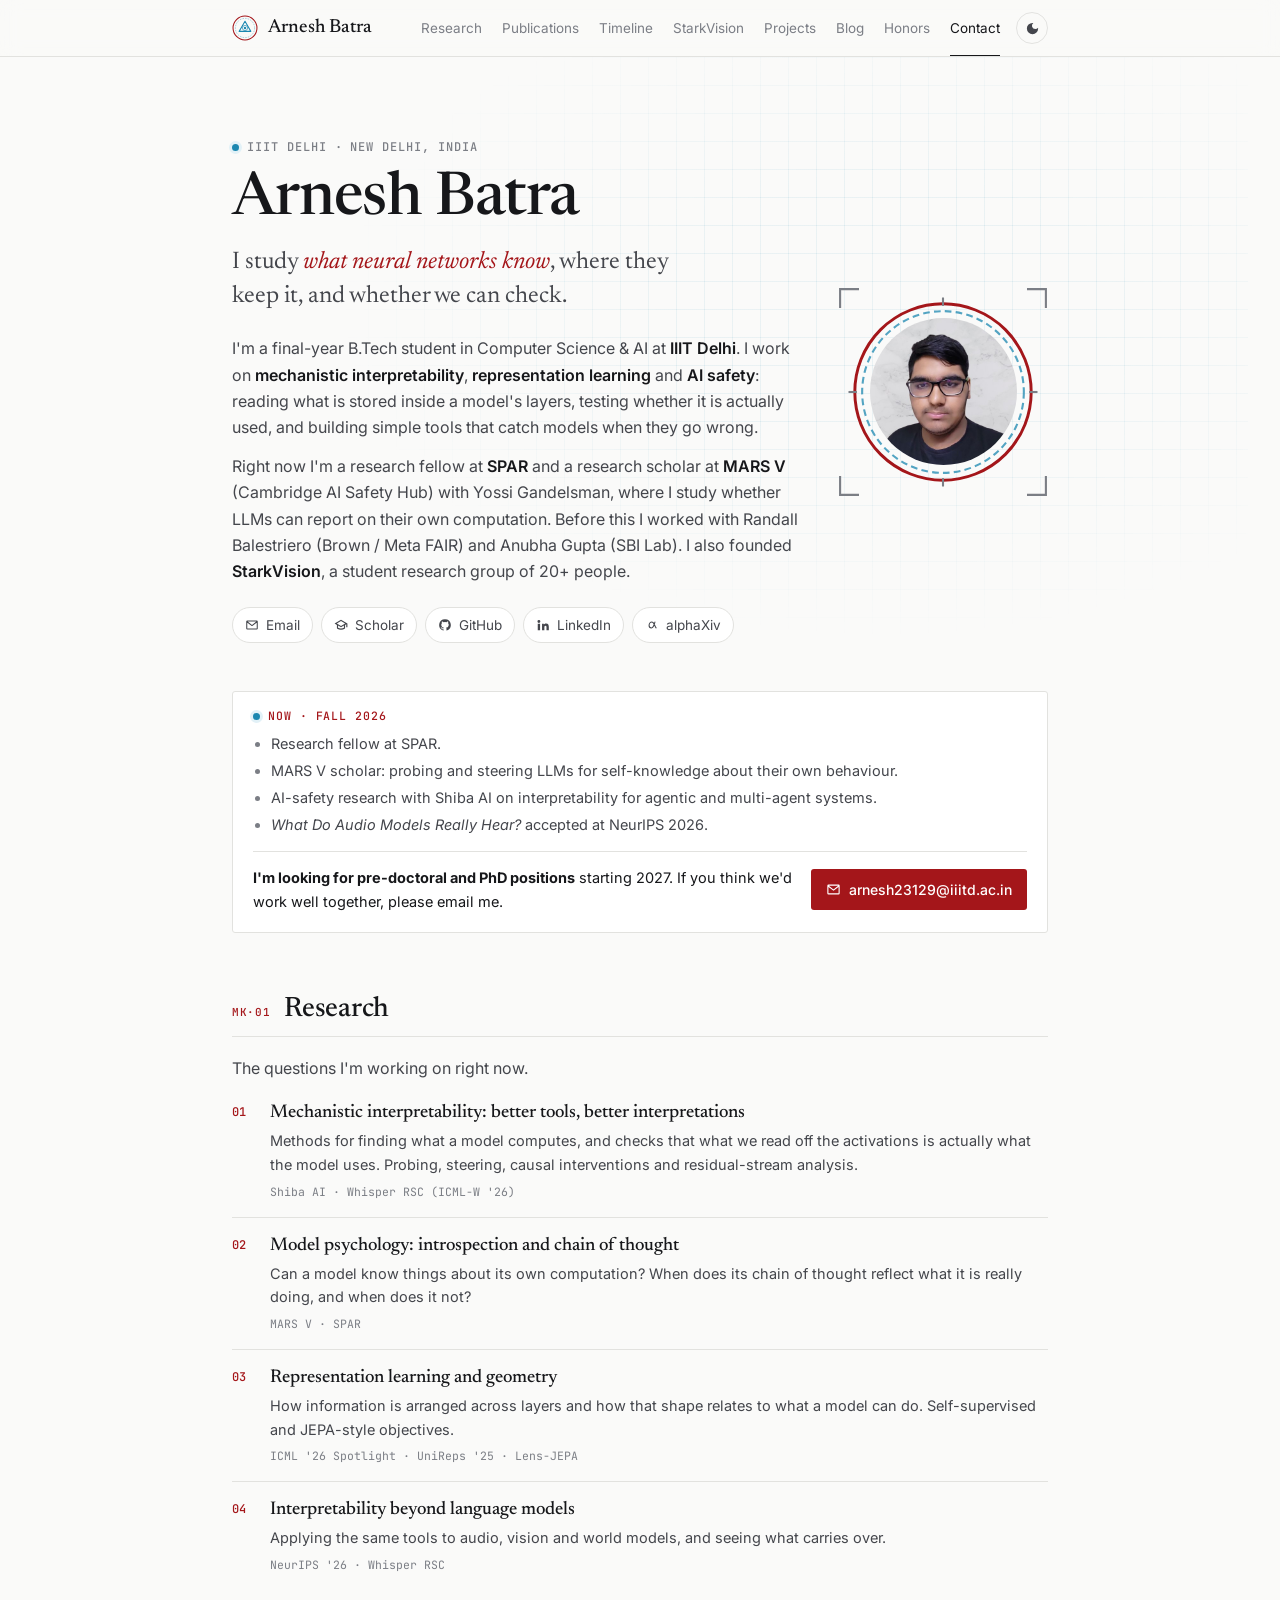
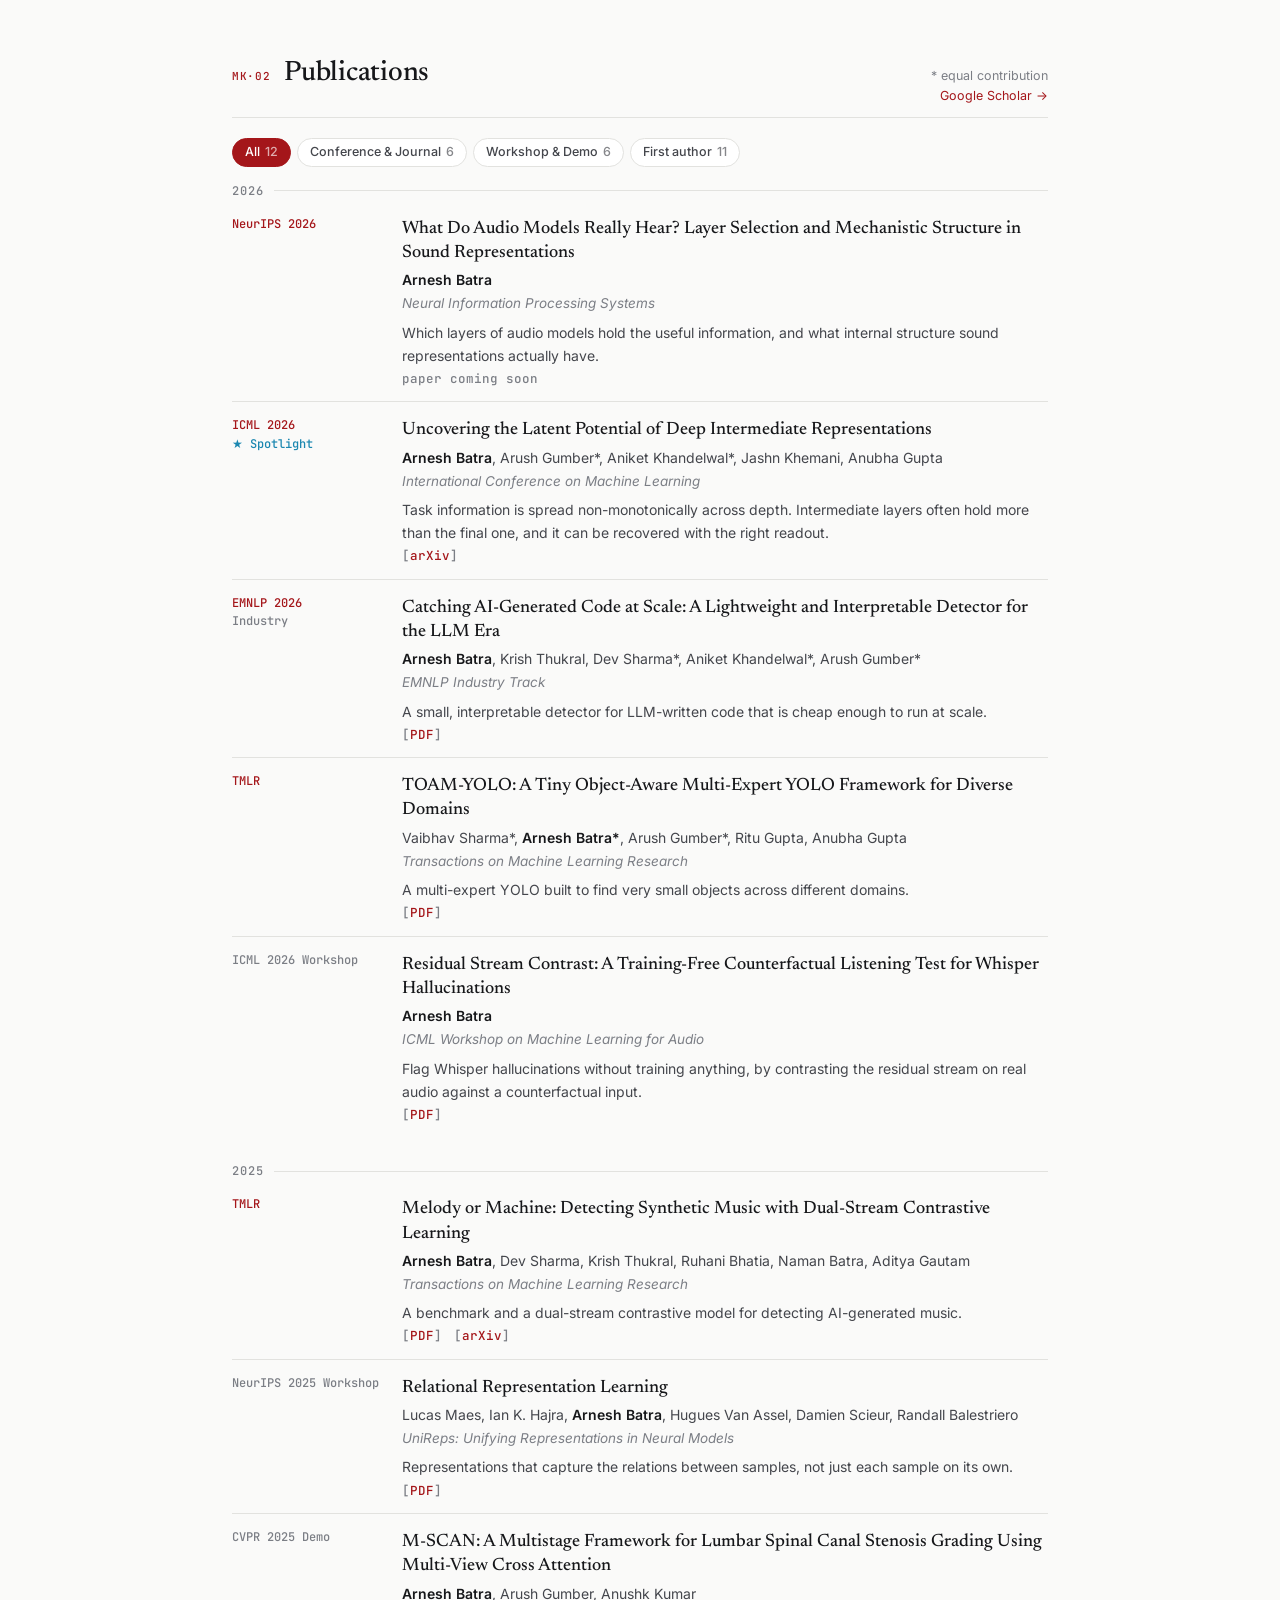
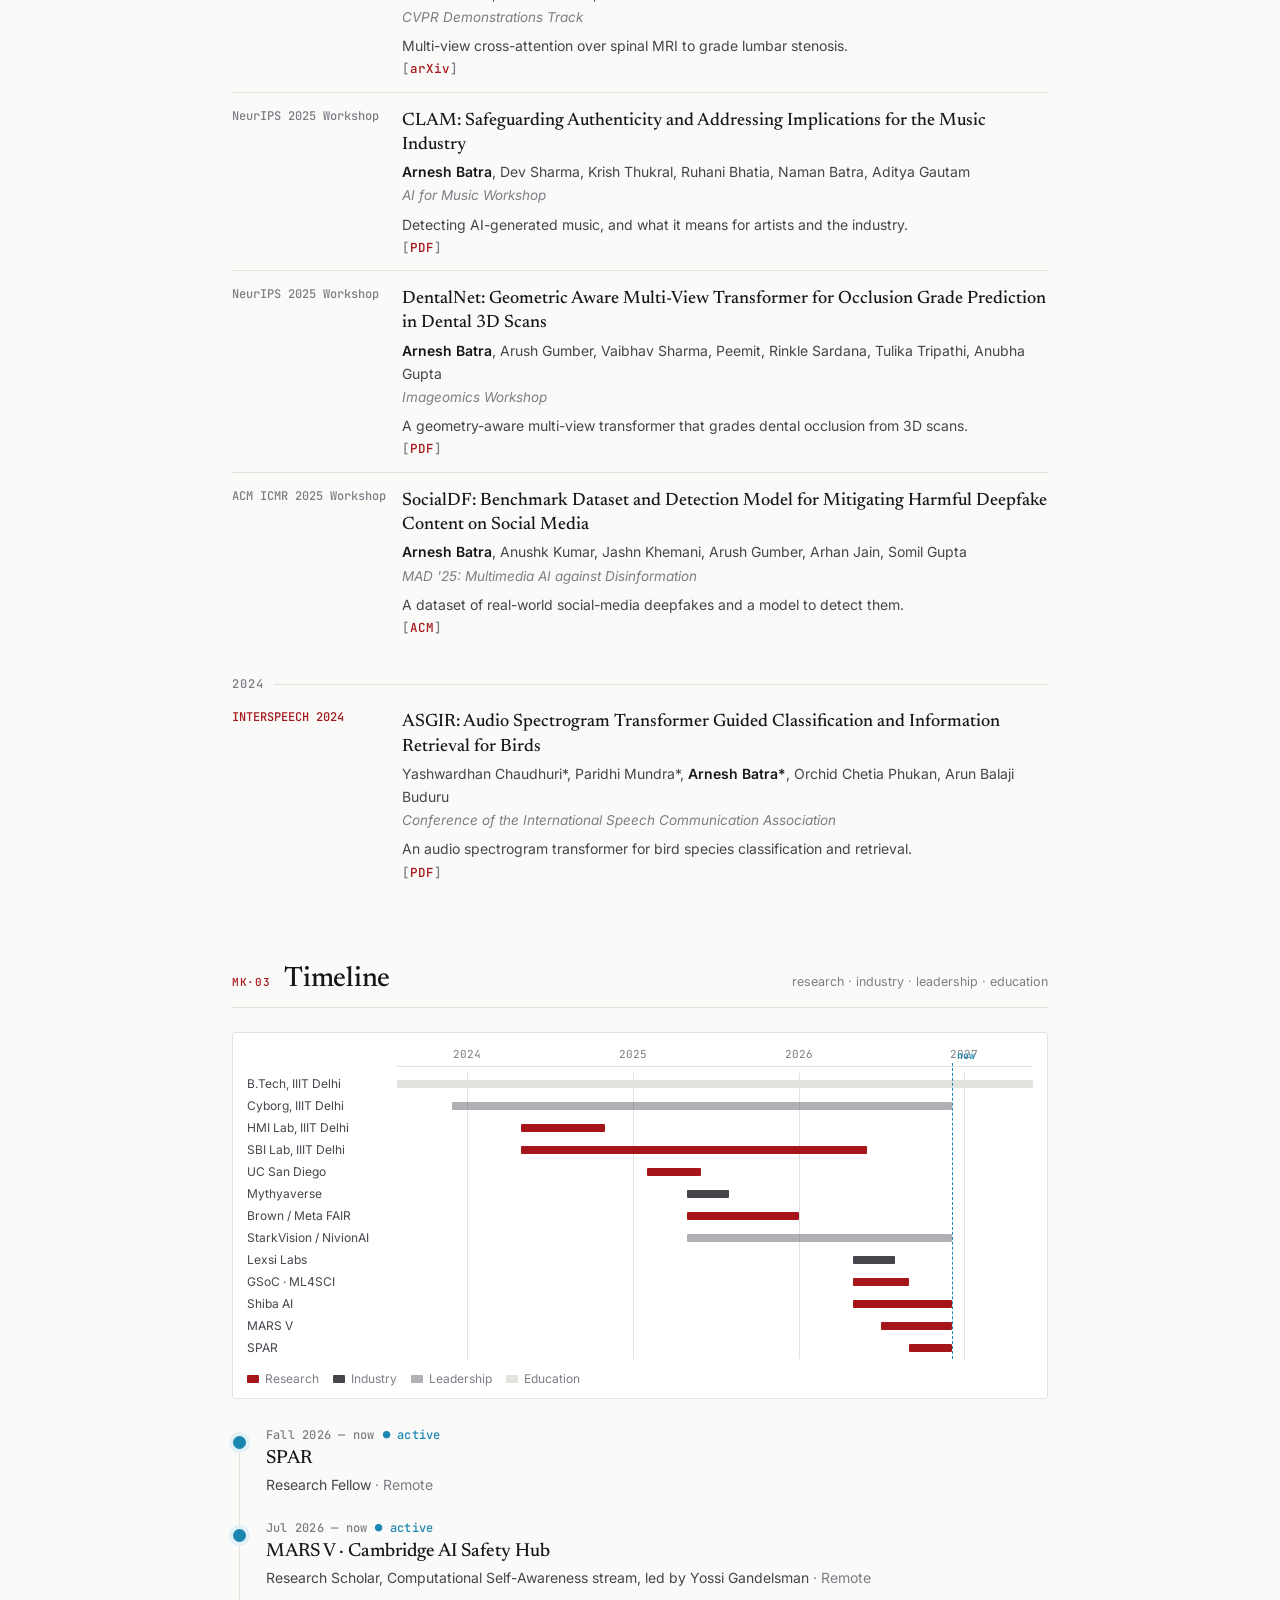
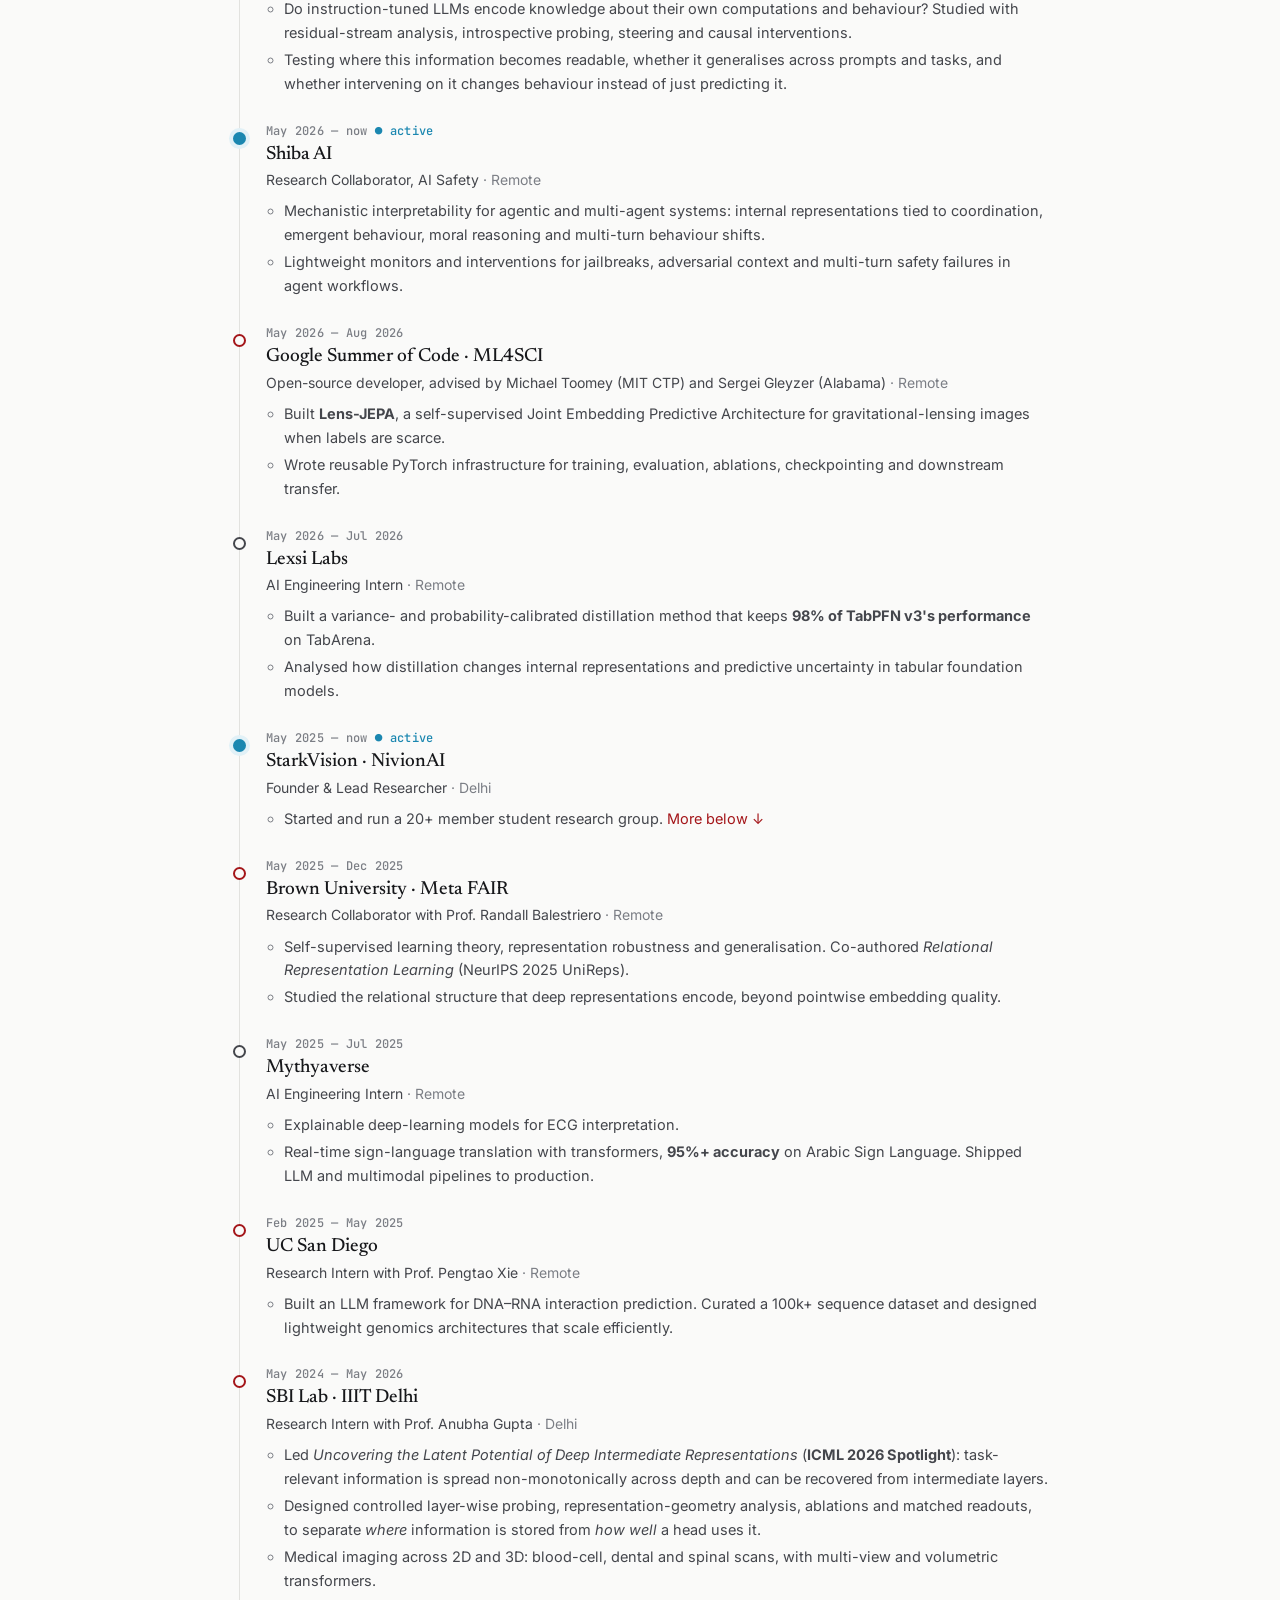
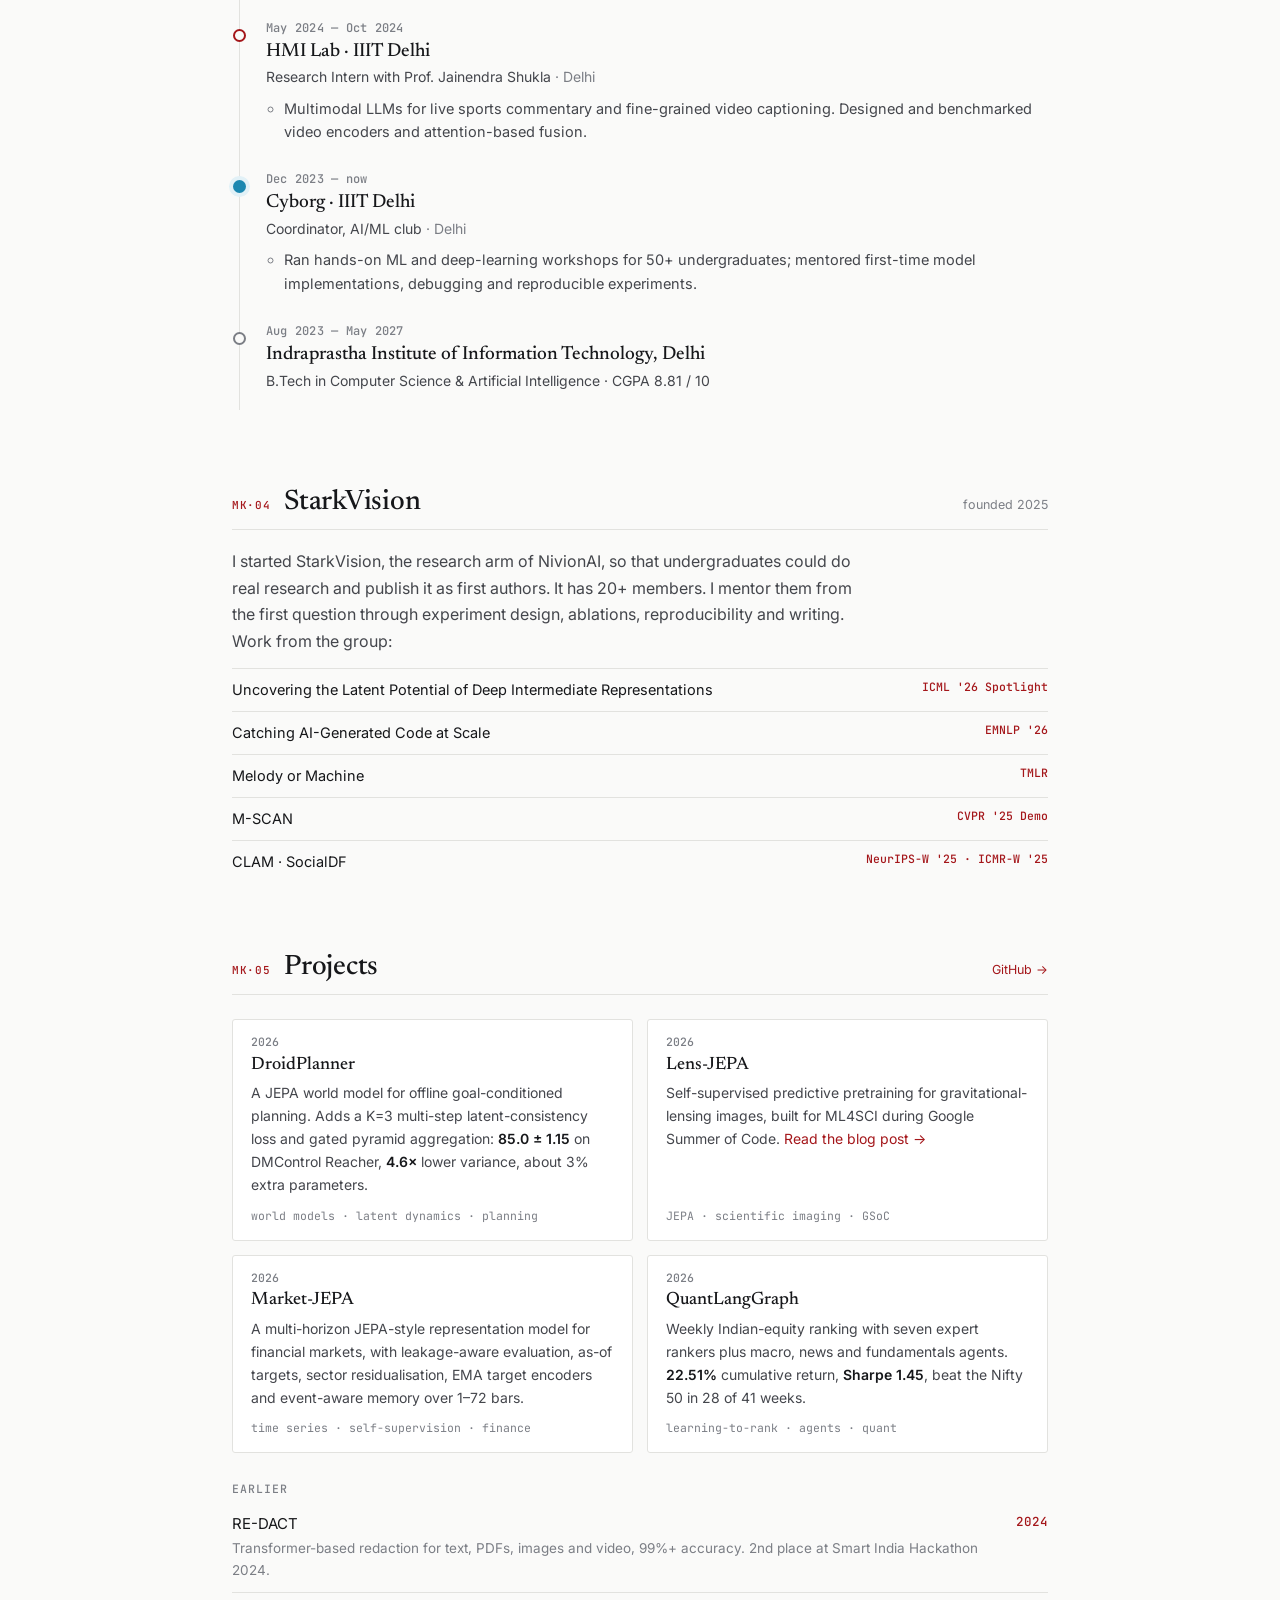
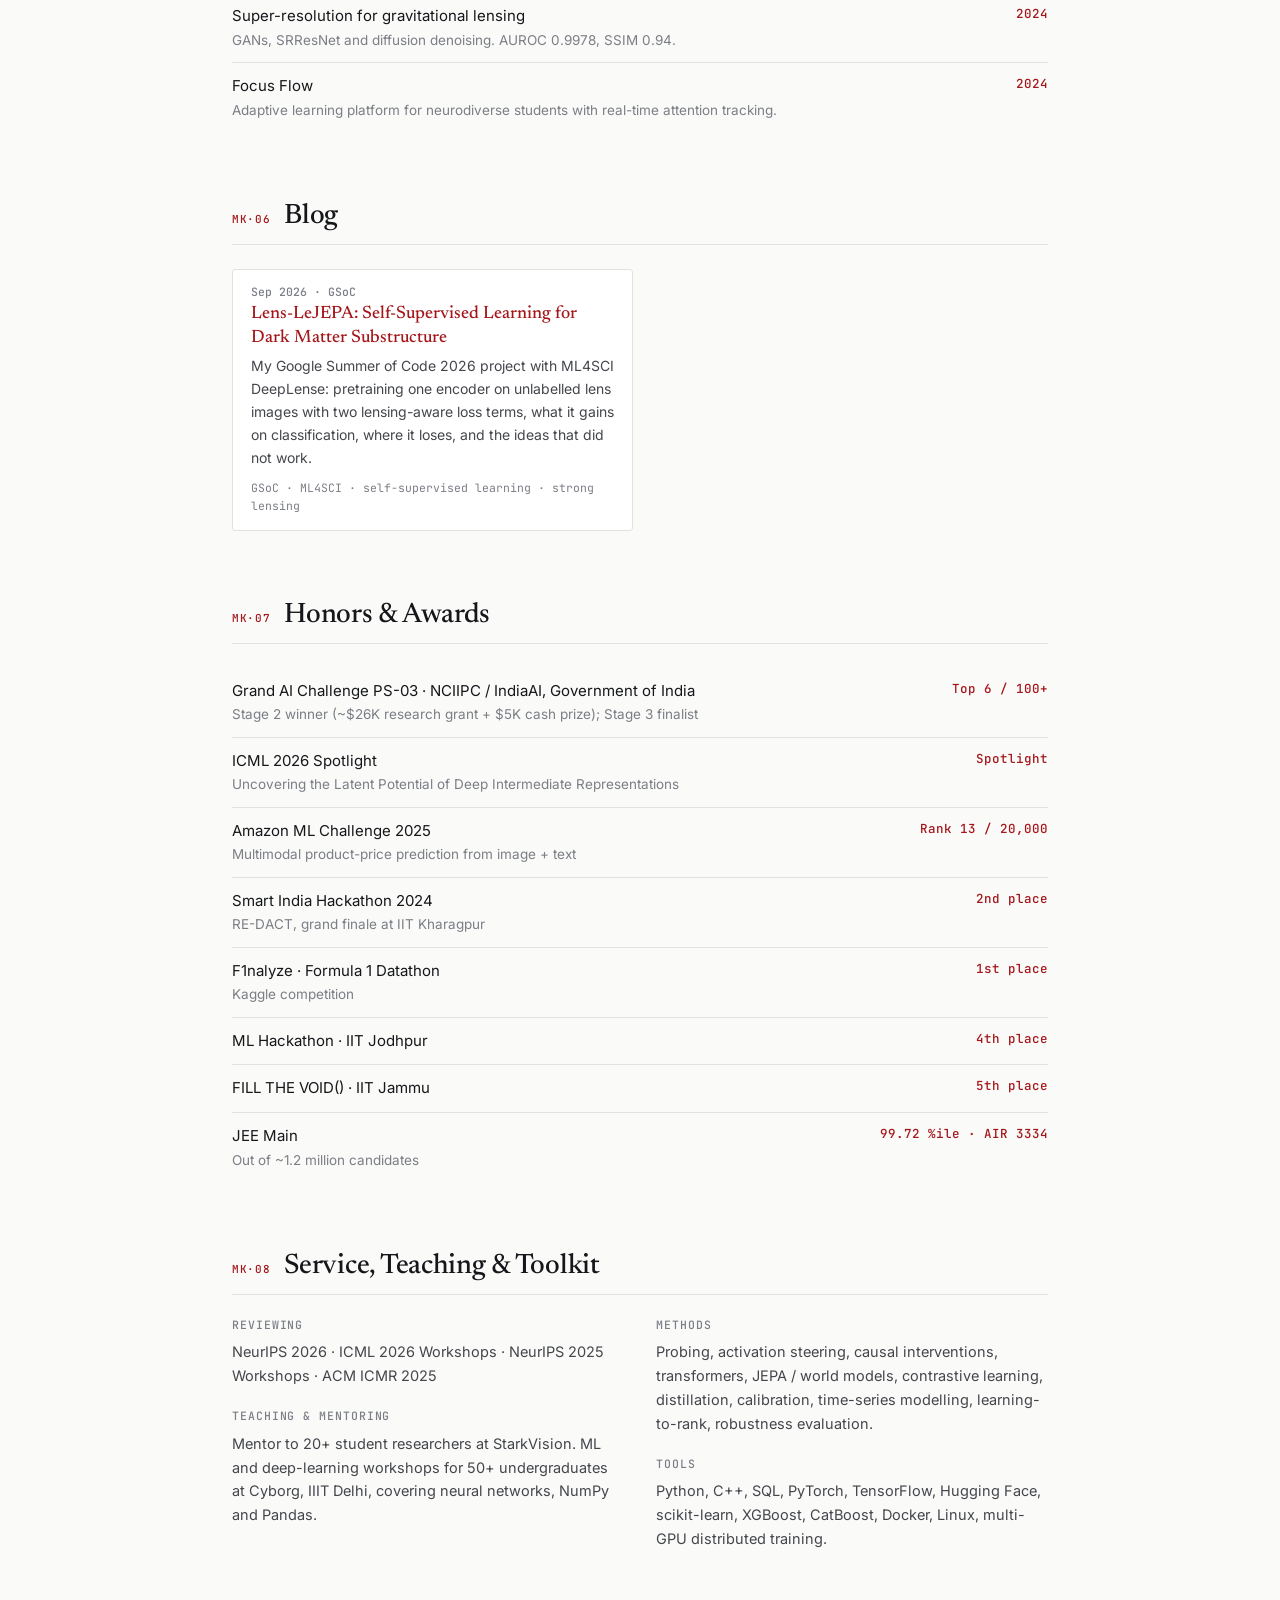
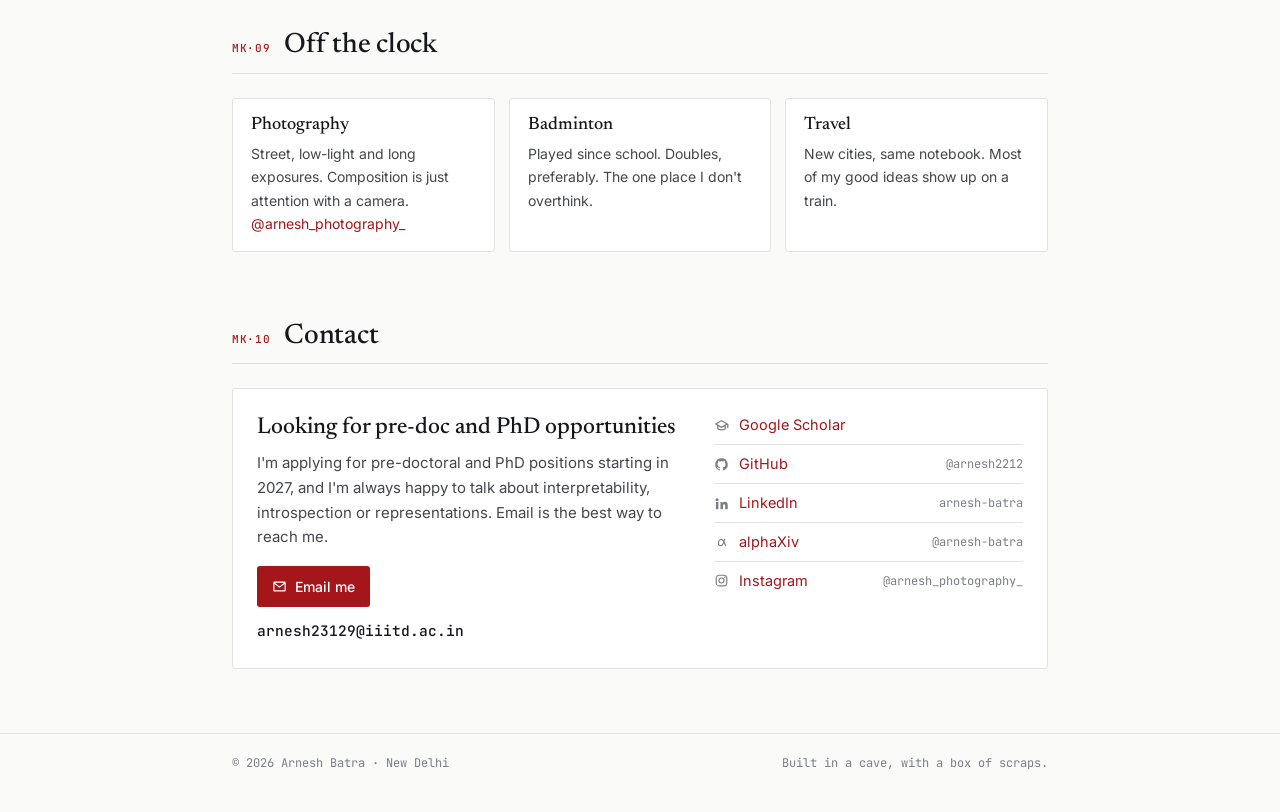
<file: index.html>
<!doctype html>
<html lang="en">
<head>
<meta charset="utf-8">
<meta name="viewport" content="width=device-width, initial-scale=1">
<title>Arnesh Batra</title>
<meta name="description" content="Arnesh Batra — undergraduate researcher at IIIT Delhi working on mechanistic interpretability, representation learning and AI safety. Publications at ICML (Spotlight), NeurIPS, EMNLP, TMLR, CVPR and INTERSPEECH.">
<meta name="author" content="Arnesh Batra">
<meta property="og:title" content="Arnesh Batra">
<meta property="og:description" content="Mechanistic interpretability, representation learning and AI safety. IIIT Delhi · SPAR · MARS V · StarkVision.">
<meta property="og:url" content="https://arnesh.me/">
<meta property="og:type" content="website">
<link rel="canonical" href="https://arnesh.me/">
<link rel="icon" href="data:image/svg+xml,%3Csvg xmlns='http://www.w3.org/2000/svg' viewBox='0 0 64 64'%3E%3Ccircle cx='32' cy='32' r='30' fill='%23a31d24'/%3E%3Ccircle cx='32' cy='32' r='22' fill='none' stroke='%237fdcff' stroke-width='3'/%3E%3Cpath d='M32 17 L45 40 L19 40 Z' fill='none' stroke='%23bfefff' stroke-width='3.5' stroke-linejoin='round'/%3E%3Ccircle cx='32' cy='32' r='5' fill='%23bfefff'/%3E%3C/svg%3E">
<link rel="preconnect" href="https://fonts.googleapis.com">
<link rel="preconnect" href="https://fonts.gstatic.com" crossorigin>
<link href="https://fonts.googleapis.com/css2?family=Newsreader:ital,opsz,wght@0,6..72,400;0,6..72,500;0,6..72,600;1,6..72,400&family=Inter:wght@400;500;600&family=JetBrains+Mono:wght@400;500&display=swap" rel="stylesheet">
<script type="application/ld+json">
{
  "@context": "https://schema.org",
  "@type": "Person",
  "name": "Arnesh Batra",
  "url": "https://arnesh.me/",
  "email": "mailto:arnesh23129@iiitd.ac.in",
  "affiliation": {"@type": "CollegeOrUniversity", "name": "Indraprastha Institute of Information Technology, Delhi"},
  "knowsAbout": ["Mechanistic Interpretability", "Representation Learning", "Self-Supervised Learning", "AI Safety", "Foundation Models"],
  "sameAs": [
    "https://scholar.google.com/citations?user=bngVIAEAAAAJ",
    "https://github.com/arnesh2212",
    "https://www.linkedin.com/in/arnesh-batra-9684a4211/",
    "https://www.alphaxiv.org/@arnesh-batra",
    "https://www.instagram.com/arnesh_photography_/"
  ]
}
</script>
<script>
  // Apply saved theme before paint.
  try { var t = localStorage.getItem('theme'); if (t) document.documentElement.setAttribute('data-theme', t); } catch (e) {}
</script>
<style>
:root {
  --bg: #fafaf9;
  --bg-2: #f1f1ef;
  --card: #ffffff;
  --ink: #16171a;
  --ink-2: #44464c;
  --ink-3: #7b7e85;
  --rule: #e2e2df;
  --red: #a4161a;
  --red-2: #7d1013;
  --red-soft: #f7e6e6;
  --arc: #1b87b0;
  --arc-soft: #e2f1f7;
  --link: #a4161a;
  --grid: rgba(27,135,176,.07);
  --glow: 0 0 0 transparent;
  --serif: "Newsreader", "Iowan Old Style", Georgia, serif;
  --sans: "Inter", system-ui, -apple-system, "Segoe UI", sans-serif;
  --mono: "JetBrains Mono", ui-monospace, "SF Mono", Menlo, monospace;
  color-scheme: light;
}
@media (prefers-color-scheme: dark) {
  :root:not([data-theme="light"]) {
    --bg: #0a0e14; --bg-2: #111822; --card: #0e141c;
    --ink: #e9eaec; --ink-2: #b1b5bc; --ink-3: #7a828e; --rule: #1f2833;
    --red: #e5484d; --red-2: #ff6b6f; --red-soft: #2a1215;
    --arc: #7fdcff; --arc-soft: #0d2430; --link: #ff7a7e;
    --grid: rgba(127,220,255,.06);
    --glow: 0 0 14px rgba(127,220,255,.45);
    color-scheme: dark;
  }
}
:root[data-theme="dark"] {
  --bg: #0a0e14; --bg-2: #111822; --card: #0e141c;
  --ink: #e9eaec; --ink-2: #b1b5bc; --ink-3: #7a828e; --rule: #1f2833;
  --red: #e5484d; --red-2: #ff6b6f; --red-soft: #2a1215;
  --arc: #7fdcff; --arc-soft: #0d2430; --link: #ff7a7e;
  --grid: rgba(127,220,255,.06);
  --glow: 0 0 14px rgba(127,220,255,.45);
  color-scheme: dark;
}

* { box-sizing: border-box; }
html { scroll-behavior: smooth; scroll-padding-top: 72px; -webkit-text-size-adjust: 100%; }
body { margin: 0; background: var(--bg); color: var(--ink); font: 16px/1.65 var(--sans); -webkit-font-smoothing: antialiased; overflow-x: hidden; }
a { color: var(--link); text-decoration: none; }
a:hover { text-decoration: underline; text-underline-offset: 3px; }
::selection { background: var(--red-soft); color: var(--ink); }
.wrap { max-width: 880px; margin: 0 auto; padding: 0 16px; }
@media (min-width: 640px) { .wrap { padding: 0 32px; } }

/* ---------- top bar ---------- */
.bar { position: sticky; top: 0; z-index: 20; background: color-mix(in srgb, var(--bg) 86%, transparent); backdrop-filter: saturate(1.4) blur(10px); -webkit-backdrop-filter: saturate(1.4) blur(10px); border-bottom: 1px solid var(--rule); }
.bar .wrap { display: flex; align-items: center; gap: 16px; height: 56px; }
.brand { display: flex; align-items: center; gap: 10px; color: var(--ink); font-family: var(--serif); font-size: 19px; font-weight: 500; white-space: nowrap; }
.brand:hover { text-decoration: none; }
.brand svg { width: 26px; height: 26px; flex: none; }
.nav { display: flex; gap: 20px; margin-left: auto; font-size: 13.5px; }
.nav a { color: var(--ink-3); white-space: nowrap; padding: 17px 0; }
.nav a:hover, .nav a.on { color: var(--ink); text-decoration: none; }
.nav a.on { box-shadow: inset 0 -1px 0 var(--ink); }
.theme-btn { flex: none; width: 32px; height: 32px; border-radius: 50%; border: 1px solid var(--rule); background: transparent; color: var(--ink-2); cursor: pointer; display: grid; place-items: center; }
.theme-btn:hover { color: var(--red); border-color: var(--red); }
.theme-btn svg { width: 15px; height: 15px; }
@media (max-width: 760px) { .nav { display: none; } .theme-btn { margin-left: auto; } }

/* ---------- reactor logo ---------- */
.reactor .ring-outer { stroke: var(--red); }
.reactor .ring-arc { stroke: var(--arc); opacity: .7; }
.reactor .tri, .reactor .core { stroke: var(--arc); fill: none; }
.reactor .core-dot { fill: var(--arc); }
.reactor .spin { transform-origin: 50px 50px; animation: spin 40s linear infinite; }
@keyframes spin { to { transform: rotate(360deg); } }
@keyframes pulse { 50% { opacity: .45; } }

/* ---------- hero ---------- */
.hero-bg { position: relative; }
.hero-bg::before {
  content: ""; position: absolute; inset: 0 -200px; z-index: -1; pointer-events: none;
  background-image: linear-gradient(var(--grid) 1px, transparent 1px), linear-gradient(90deg, var(--grid) 1px, transparent 1px);
  background-size: 28px 28px;
  -webkit-mask-image: radial-gradient(ellipse 60% 70% at 70% 40%, #000 30%, transparent 75%);
          mask-image: radial-gradient(ellipse 60% 70% at 70% 40%, #000 30%, transparent 75%);
}
.hero { padding: 56px 0 36px; display: grid; grid-template-columns: 1fr; gap: 28px; align-items: center; }
@media (min-width: 760px) { .hero { grid-template-columns: 1fr 210px; gap: 40px; padding: 84px 0 44px; } }
.kicker { font: 500 12px/1 var(--mono); letter-spacing: .08em; text-transform: uppercase; color: var(--ink-3); display: flex; align-items: center; gap: 8px; }
.kicker .dot { width: 7px; height: 7px; border-radius: 50%; background: var(--arc); box-shadow: 0 0 0 3px var(--arc-soft), var(--glow); animation: pulse 2.8s ease-in-out infinite; }
h1 { font: 500 clamp(40px, 7vw, 60px)/1.05 var(--serif); letter-spacing: -.015em; margin: 16px 0 14px; }
.lede { font: 400 clamp(20px, 2.6vw, 24px)/1.4 var(--serif); color: var(--ink-2); margin: 0 0 22px; max-width: 34ch; }
.lede em { color: var(--red); font-style: italic; }
.bio { color: var(--ink-2); max-width: 62ch; margin: 0 0 12px; }
.bio b { color: var(--ink); font-weight: 600; }

/* avatar: HUD target lock */
.avatar { position: relative; width: 150px; height: 150px; order: -1; }
@media (min-width: 760px) { .avatar { width: 210px; height: 210px; order: 0; } }
.avatar img { position: absolute; inset: 15%; width: 70%; height: 70%; border-radius: 50%; object-fit: cover; background: var(--bg-2); }
.avatar svg { position: absolute; inset: 0; width: 100%; height: 100%; overflow: visible; }
.avatar .r1 { stroke: var(--red); }
.avatar .r2 { stroke: var(--arc); opacity: .75; }
.avatar .tick, .avatar .corner { stroke: var(--ink-3); }
.avatar .spin { transform-origin: 50px 50px; animation: spin 60s linear infinite; }
.avatar .label { font: 500 4px var(--mono); fill: var(--ink-3); letter-spacing: .1em; }
:root[data-theme="dark"] .avatar .r2 { filter: drop-shadow(0 0 2px var(--arc)); }
@media (prefers-color-scheme: dark) { :root:not([data-theme="light"]) .avatar .r2 { filter: drop-shadow(0 0 2px var(--arc)); } }

.links { display: flex; flex-wrap: wrap; gap: 8px; margin-top: 22px; }
.links a { display: inline-flex; align-items: center; gap: 7px; padding: 6px 12px; border: 1px solid var(--rule); border-radius: 999px; color: var(--ink-2); font-size: 13.5px; background: var(--card); transition: border-color .15s, color .15s; }
.links a:hover { color: var(--red); border-color: var(--red); text-decoration: none; }
.links svg { width: 14px; height: 14px; flex: none; }

.now { margin: 4px 0 0; padding: 18px 20px; border: 1px solid var(--rule); border-radius: 3px; font-size: 14.5px; color: var(--ink-2); background: var(--card); }
.now h2 { all: unset; display: flex; align-items: center; gap: 8px; font: 500 11.5px/1 var(--mono); letter-spacing: .08em; text-transform: uppercase; color: var(--red); margin-bottom: 10px; }
.now ul { margin: 0; padding-left: 18px; }
.now li { margin: 3px 0; }
.now li::marker { color: var(--ink-3); }
.cta { display: flex; flex-wrap: wrap; align-items: center; gap: 10px 16px; margin-top: 14px; padding-top: 14px; border-top: 1px solid var(--rule); }
.cta p { margin: 0; flex: 1 1 260px; color: var(--ink); }
.btn { display: inline-flex; align-items: center; gap: 8px; padding: 9px 15px; border-radius: 3px; background: var(--red); color: #fff; font-size: 14px; font-weight: 500; transition: background .15s; }
.btn:hover { text-decoration: none; background: var(--red-2); }
.btn svg { width: 15px; height: 15px; }
:root[data-theme="dark"] .btn { color: #140405; }
@media (prefers-color-scheme: dark) { :root:not([data-theme="light"]) .btn { color: #140405; } }

/* ---------- sections ---------- */
section { padding: 60px 0 8px; }
.sec-head { position: relative; display: flex; align-items: baseline; gap: 14px; border-bottom: 1px solid var(--rule); padding-bottom: 10px; margin-bottom: 24px; }
.mk { font: 500 11px/1 var(--mono); letter-spacing: .06em; color: var(--red); white-space: nowrap; }
.sec-head h2 { font: 500 28px/1.2 var(--serif); margin: 0; letter-spacing: -.01em; }
.sec-head .aside { margin-left: auto; font-size: 12.5px; color: var(--ink-3); text-align: right; }
.intro { color: var(--ink-2); max-width: 64ch; margin: -6px 0 20px; }

/* research questions */
.qs { list-style: none; margin: 0; padding: 0; counter-reset: q; }
.qs li { display: grid; grid-template-columns: 38px 1fr; padding: 16px 0; border-top: 1px solid var(--rule); counter-increment: q; }
.qs li:first-child { border-top: 0; padding-top: 0; }
.qs li::before { content: "0" counter(q); font: 500 12px/1.9 var(--mono); color: var(--red); }
.qs h3 { font: 500 18.5px/1.35 var(--serif); margin: 0 0 3px; }
.qs p { margin: 0; font-size: 14.5px; color: var(--ink-2); }
.qs .refs { margin-top: 6px; font: 400 11.5px/1.5 var(--mono); color: var(--ink-3); }

/* publications */
.filters { display: flex; flex-wrap: wrap; gap: 6px; margin: -4px 0 18px; }
.filters button { font: 500 12.5px/1 var(--sans); padding: 7px 12px; border-radius: 999px; cursor: pointer; border: 1px solid var(--rule); background: var(--card); color: var(--ink-2); }
.filters button:hover { border-color: var(--red); color: var(--red); }
.filters button[aria-pressed="true"] { background: var(--red); color: #fff; border-color: var(--red); }
:root[data-theme="dark"] .filters button[aria-pressed="true"] { color: #140405; }
@media (prefers-color-scheme: dark) { :root:not([data-theme="light"]) .filters button[aria-pressed="true"] { color: #140405; } }
.filters .count { opacity: .65; margin-left: 5px; }
.pub-year { display: flex; align-items: center; gap: 10px; font: 500 12px/1 var(--mono); color: var(--ink-3); letter-spacing: .08em; margin: 28px 0 4px; }
.pub-year::after { content: ""; flex: 1; height: 1px; background: var(--rule); }
.pub-year:first-of-type { margin-top: 0; }
.pubs { list-style: none; margin: 0; padding: 0; }
.pub { display: grid; grid-template-columns: 1fr; gap: 4px 20px; padding: 16px 0; border-top: 1px solid var(--rule); }
.pub:first-child { border-top: 0; }
@media (min-width: 640px) { .pub { grid-template-columns: 150px 1fr; } }
.venue { display: flex; flex-wrap: wrap; align-content: flex-start; gap: 6px; }
@media (min-width: 640px) { .venue { flex-direction: column; gap: 3px; } }
.tag { font: 500 12px/1.3 var(--mono); white-space: nowrap; color: var(--ink-2); }
.tag.conf, .tag.jour { color: var(--red); }
.tag.work { color: var(--ink-3); }
.tag.star { color: var(--arc); }
.tag.star::before { content: "★ "; }
.pub h3 { font: 500 18px/1.35 var(--serif); margin: 0; }
.pub h3 a { color: var(--ink); }
.pub h3 a:hover { color: var(--red); }
.authors { font-size: 14px; color: var(--ink-2); margin-top: 3px; }
.authors .me { color: var(--ink); font-weight: 600; }
.where { font-size: 13.5px; color: var(--ink-3); font-style: italic; margin-top: 1px; }
.tldr { font-size: 14px; color: var(--ink-2); margin: 6px 0 0; }
.plinks { display: flex; gap: 12px; margin-top: 6px; font: 500 12.5px/1 var(--mono); }
.plinks a::before { content: "["; color: var(--ink-3); }
.plinks a::after { content: "]"; color: var(--ink-3); }
.pub[hidden], .pub-year[hidden] { display: none; }
.note { font-size: 12.5px; color: var(--ink-3); margin-top: 18px; }

/* timeline: overview */
.gantt { border: 1px solid var(--rule); border-radius: 3px; padding: 16px 14px 10px; background: var(--card); margin-bottom: 30px; overflow-x: auto; }
.gantt-inner { min-width: 560px; position: relative; }
.g-axis { display: grid; margin-left: 150px; font: 400 11px/1 var(--mono); color: var(--ink-3); border-bottom: 1px solid var(--rule); padding-bottom: 6px; margin-bottom: 6px; }
.g-row { display: flex; align-items: center; height: 22px; }
.g-label { width: 150px; flex: none; font-size: 12px; color: var(--ink-2); white-space: nowrap; overflow: hidden; text-overflow: ellipsis; padding-right: 10px; }
.g-track { position: relative; flex: 1; height: 100%; }
.g-bar { position: absolute; top: 7px; height: 8px; border-radius: 1px; background: var(--red); }
.g-bar.industry { background: var(--ink-2); }
.g-bar.lead { background: var(--ink-3); opacity: .6; }
.g-bar.edu { background: var(--rule); }
.g-row:hover .g-bar { filter: brightness(1.15); }
.g-row:hover .g-label { color: var(--red); }
.g-grid { position: absolute; top: 0; bottom: 0; width: 1px; background: var(--rule); }
.g-today { position: absolute; top: -4px; bottom: 0; width: 0; border-left: 1px dashed var(--arc); }
.g-today span { position: absolute; top: -12px; left: 4px; font: 500 10px/1 var(--mono); color: var(--arc); white-space: nowrap; }
.legend { display: flex; flex-wrap: wrap; gap: 14px; font-size: 12px; color: var(--ink-3); margin-top: 10px; }
.legend i { display: inline-block; width: 12px; height: 8px; border-radius: 1px; margin-right: 6px; vertical-align: 0; }

/* timeline: detail */
.tl { list-style: none; margin: 0; padding: 0; position: relative; }
.tl::before { content: ""; position: absolute; left: 7px; top: 8px; bottom: 8px; width: 1px; background: var(--rule); }
.tl > li { position: relative; padding: 0 0 26px 34px; }
.tl > li::before { content: ""; position: absolute; left: 1px; top: 7px; width: 13px; height: 13px; border-radius: 50%; background: var(--bg); border: 2px solid var(--red); box-sizing: border-box; }
.tl > li[data-kind="industry"]::before { border-color: var(--ink-2); }
.tl > li[data-kind="lead"]::before { border-color: var(--ink-3); }
.tl > li[data-kind="edu"]::before { border-color: var(--ink-3); }
.tl > li.current::before { background: var(--arc); border-color: var(--arc); box-shadow: 0 0 0 4px var(--arc-soft), var(--glow); }
.tl .when { font: 500 12px/1 var(--mono); color: var(--ink-3); letter-spacing: .02em; }
.tl .when .live { color: var(--arc); margin-left: 8px; }
.tl h3 { font: 500 19px/1.3 var(--serif); margin: 6px 0 1px; }
.tl .role { font-size: 14px; color: var(--ink-2); }
.tl .role .loc { color: var(--ink-3); }
.tl ul { margin: 8px 0 0; padding-left: 18px; font-size: 14.5px; color: var(--ink-2); }
.tl ul li { margin: 3px 0; }
.tl ul li::marker { color: var(--ink-3); }

/* starkvision */
.stark p { color: var(--ink-2); max-width: 64ch; margin: -6px 0 14px; }
.stark-out { list-style: none; margin: 0; padding: 0; font-size: 14.5px; }
.stark-out li { display: flex; gap: 12px; padding: 9px 0; border-top: 1px solid var(--rule); }
.stark-out .v { margin-left: auto; font: 500 11.5px/1.6 var(--mono); color: var(--red); white-space: nowrap; }

/* projects */
.cards { display: grid; grid-template-columns: 1fr; gap: 14px; }
@media (min-width: 640px) { .cards { grid-template-columns: 1fr 1fr; } }
.card { border: 1px solid var(--rule); border-radius: 3px; padding: 16px 18px; background: var(--card); transition: border-color .15s; display: flex; flex-direction: column; }
.card:hover { border-color: var(--ink-3); }
.card .yr { font: 500 11.5px/1 var(--mono); color: var(--ink-3); }
.card h3 { font: 500 18px/1.3 var(--serif); margin: 6px 0 4px; }
.card p { margin: 0; font-size: 14px; color: var(--ink-2); }
.card .kw { margin-top: auto; padding-top: 10px; font: 400 11.5px/1.5 var(--mono); color: var(--ink-3); }
.card b.num { color: var(--ink); font-weight: 600; }

/* lists */
.sub-h { font: 500 11.5px/1 var(--mono); letter-spacing: .08em; text-transform: uppercase; color: var(--ink-3); margin: 30px 0 6px; }
.rows { list-style: none; margin: 0; padding: 0; }
.rows li { display: grid; grid-template-columns: 1fr; gap: 2px 18px; padding: 11px 0; border-top: 1px solid var(--rule); font-size: 15px; }
.rows li:first-child { border-top: 0; }
@media (min-width: 640px) { .rows li { grid-template-columns: 1fr auto; } }
.rows .r { font: 500 12.5px/1.6 var(--mono); color: var(--red); white-space: nowrap; }
.rows .sub { display: block; font-size: 13.5px; color: var(--ink-3); }

.two { display: grid; grid-template-columns: 1fr; gap: 32px; }
@media (min-width: 720px) { .two { grid-template-columns: 1fr 1fr; } }
.mini h3 { font: 500 11.5px/1 var(--mono); letter-spacing: .08em; text-transform: uppercase; color: var(--ink-3); margin: 0 0 10px; }
.mini p { margin: 0 0 10px; font-size: 14.5px; color: var(--ink-2); }

/* off-hours */
.off { display: grid; grid-template-columns: 1fr; gap: 14px; }
@media (min-width: 640px) { .off { grid-template-columns: repeat(3, 1fr); } }
.off div { padding: 16px 18px; border: 1px solid var(--rule); border-radius: 3px; background: var(--card); }
.off h3 { font: 500 18px/1.2 var(--serif); margin: 0 0 6px; }
.off p { margin: 0; font-size: 14px; color: var(--ink-2); }

/* contact */
.contact-box { border: 1px solid var(--rule); border-radius: 3px; padding: 24px; display: grid; grid-template-columns: 1fr; gap: 24px; background: var(--card); }
@media (min-width: 680px) { .contact-box { grid-template-columns: 1.4fr 1fr; align-items: start; } }
.contact-box h3 { font: 500 23px/1.3 var(--serif); margin: 0 0 8px; }
.contact-box p { margin: 0 0 16px; color: var(--ink-2); font-size: 15px; }
.email { font: 500 14.5px/1.4 var(--mono); color: var(--ink); word-break: break-all; }
.contact-list { list-style: none; margin: 0; padding: 0; font-size: 14.5px; }
.contact-list li { display: flex; gap: 10px; align-items: center; padding: 7px 0; border-top: 1px solid var(--rule); }
.contact-list li:first-child { border-top: 0; padding-top: 0; }
.contact-list svg { width: 15px; height: 15px; color: var(--ink-3); flex: none; }
.contact-list span { margin-left: auto; font: 400 12px/1 var(--mono); color: var(--ink-3); }

/* footer */
footer { margin-top: 56px; border-top: 1px solid var(--rule); padding: 20px 0 40px; }
.colophon { display: flex; flex-wrap: wrap; gap: 8px 18px; justify-content: space-between; font: 400 12px/1.5 var(--mono); color: var(--ink-3); }

@media (prefers-reduced-motion: reduce) { .reactor .spin, .avatar .spin, .kicker .dot { animation: none; } html { scroll-behavior: auto; } }
</style>
</head>
<body>

<svg width="0" height="0" style="position:absolute" aria-hidden="true">
  <defs>
    <symbol id="i-mail" viewBox="0 0 24 24"><path fill="none" stroke="currentColor" stroke-width="1.8" stroke-linecap="round" stroke-linejoin="round" d="M4 5h16a1 1 0 0 1 1 1v12a1 1 0 0 1-1 1H4a1 1 0 0 1-1-1V6a1 1 0 0 1 1-1Zm-1 1 9 7 9-7"/></symbol>
    <symbol id="i-scholar" viewBox="0 0 24 24"><path fill="currentColor" d="M12 3 1 9.5l4 2.36V17c0 .6.3 1 .8 1.3C7.4 19.4 9.6 20 12 20s4.6-.6 6.2-1.7c.5-.3.8-.7.8-1.3v-5.14l2-1.18V16h2V9.5L12 3Zm0 2.3 7.1 4.2L12 13.7 4.9 9.5 12 5.3ZM7 13.04l5 2.96 5-2.96v3.7c-1.2.8-3 1.26-5 1.26s-3.8-.46-5-1.26v-3.7Z"/></symbol>
    <symbol id="i-github" viewBox="0 0 24 24"><path fill="currentColor" d="M12 2a10 10 0 0 0-3.16 19.49c.5.09.68-.22.68-.48v-1.7c-2.78.6-3.37-1.34-3.37-1.34-.45-1.16-1.11-1.47-1.11-1.47-.91-.62.07-.61.07-.61 1 .07 1.53 1.03 1.53 1.03.9 1.52 2.34 1.08 2.91.83.09-.65.35-1.09.63-1.34-2.22-.25-4.55-1.11-4.55-4.94 0-1.09.39-1.98 1.03-2.68-.1-.25-.45-1.27.1-2.64 0 0 .84-.27 2.75 1.02a9.5 9.5 0 0 1 5 0c1.91-1.29 2.75-1.02 2.75-1.02.55 1.37.2 2.39.1 2.64.64.7 1.03 1.59 1.03 2.68 0 3.84-2.34 4.68-4.57 4.93.36.31.68.92.68 1.85v2.74c0 .27.18.58.69.48A10 10 0 0 0 12 2Z"/></symbol>
    <symbol id="i-linkedin" viewBox="0 0 24 24"><path fill="currentColor" d="M4.98 3.5a2.5 2.5 0 1 1 0 5 2.5 2.5 0 0 1 0-5ZM3 9.75h4V21H3V9.75Zm6.5 0h3.83v1.54h.05c.53-1 1.84-2.06 3.79-2.06 4.05 0 4.8 2.67 4.8 6.13V21h-4v-5.02c0-1.2-.02-2.74-1.67-2.74-1.67 0-1.93 1.3-1.93 2.65V21h-4V9.75Z"/></symbol>
    <symbol id="i-alphaxiv" viewBox="0 0 24 24"><path fill="none" stroke="currentColor" stroke-width="1.8" stroke-linecap="round" stroke-linejoin="round" d="M17 7c-1 4-3 10-6 10a4 4 0 0 1-4-4c0-3 2-6 5-6 3.5 0 4 6 7 10"/></symbol>
    <symbol id="i-insta" viewBox="0 0 24 24"><rect x="3.5" y="3.5" width="17" height="17" rx="5" fill="none" stroke="currentColor" stroke-width="1.8"/><circle cx="12" cy="12" r="4" fill="none" stroke="currentColor" stroke-width="1.8"/><circle cx="17.2" cy="6.8" r="1.1" fill="currentColor"/></symbol>
  </defs>
</svg>

<header class="bar">
  <div class="wrap">
    <a class="brand" href="#top" aria-label="Arnesh Batra — top">
      <svg class="reactor" viewBox="0 0 100 100" aria-hidden="true">      <circle class="ring-outer" cx="50" cy="50" r="46" fill="none" stroke-width="4"/>
      <g class="spin">
        <circle class="ring-arc" cx="50" cy="50" r="37" fill="none" stroke-width="2" stroke-dasharray="6 4.2"/>
      </g>
      <path class="tri" d="M50 24 L72.5 63 L27.5 63 Z" stroke-width="4" stroke-linejoin="round"/>
      <circle class="core" cx="50" cy="50" r="10" stroke-width="2.5"/>
      <circle class="core-dot" cx="50" cy="50" r="4.5"/>
    </svg>
      Arnesh Batra
    </a>
    <nav class="nav" aria-label="Sections">
      <a href="#research">Research</a>
      <a href="#publications">Publications</a>
      <a href="#timeline">Timeline</a>
      <a href="#starkvision">StarkVision</a>
      <a href="#projects">Projects</a>
      <a href="#blog">Blog</a>
      <a href="#honors">Honors</a>
      <a href="#contact">Contact</a>
    </nav>
    <button class="theme-btn" id="theme" type="button" aria-label="Toggle dark mode" title="Toggle dark mode">
      <svg viewBox="0 0 24 24" aria-hidden="true"><path fill="currentColor" d="M12 3a9 9 0 1 0 9 9c0-.46-.04-.92-.1-1.36a5.39 5.39 0 0 1-4.4 2.26 5.4 5.4 0 0 1-3.14-9.8A9.6 9.6 0 0 0 12 3Z"/></svg>
    </button>
  </div>
</header>

<main class="wrap" id="top">

  <!-- ================= HERO ================= -->
  <div class="hero hero-bg">
    <div>
      <div class="kicker"><span class="dot"></span>IIIT Delhi · New Delhi, India</div>
      <h1>Arnesh Batra</h1>
      <p class="lede">I study <em>what neural networks know</em>, where they keep it, and whether we can check.</p>
      <p class="bio">I'm a final-year B.Tech student in Computer Science &amp; AI at <b>IIIT Delhi</b>. I work on <b>mechanistic interpretability</b>, <b>representation learning</b> and <b>AI safety</b>: reading what is stored inside a model's layers, testing whether it is actually used, and building simple tools that catch models when they go wrong.</p>
      <p class="bio">Right now I'm a research fellow at <b>SPAR</b> and a research scholar at <b>MARS&nbsp;V</b> (Cambridge AI Safety Hub) with Yossi Gandelsman, where I study whether LLMs can report on their own computation. Before this I worked with Randall Balestriero (Brown / Meta FAIR) and Anubha Gupta (SBI Lab). I also founded <b>StarkVision</b>, a student research group of 20+ people.</p>
      <div class="links">
        <a href="mailto:arnesh23129@iiitd.ac.in"><svg><use href="#i-mail"/></svg>Email</a>
        <a href="https://scholar.google.com/citations?user=bngVIAEAAAAJ&amp;hl=en"><svg><use href="#i-scholar"/></svg>Scholar</a>
        <a href="https://github.com/arnesh2212"><svg><use href="#i-github"/></svg>GitHub</a>
        <a href="https://www.linkedin.com/in/arnesh-batra-9684a4211/"><svg><use href="#i-linkedin"/></svg>LinkedIn</a>
        <a href="https://www.alphaxiv.org/@arnesh-batra"><svg><use href="#i-alphaxiv"/></svg>alphaXiv</a>
      </div>
    </div>
    <div class="avatar">
      <img src="avatar.jpg" alt="Arnesh Batra" width="460" height="460">
      <svg viewBox="0 0 100 100" aria-hidden="true">
        <circle class="r1" cx="50" cy="50" r="42" fill="none" stroke-width="1.4"/>
        <g class="spin"><circle class="r2" cx="50" cy="50" r="38.5" fill="none" stroke-width="1" stroke-dasharray="3.2 2"/></g>
        <g class="tick" stroke-width="1">
          <line x1="50" y1="5" x2="50" y2="9"/><line x1="50" y1="91" x2="50" y2="95"/>
          <line x1="5" y1="50" x2="9" y2="50"/><line x1="91" y1="50" x2="95" y2="50"/>
        </g>
        <g class="corner" fill="none" stroke-width="1">
          <path d="M1 10 V1 H10"/><path d="M90 1 H99 V10"/><path d="M99 90 V99 H90"/><path d="M10 99 H1 V90"/>
        </g>
      </svg>
    </div>
  </div>

  <div class="now">
    <h2><span class="kicker" style="display:inline"><span class="dot" style="display:inline-block"></span></span>Now · Fall 2026</h2>
    <ul>
      <li>Research fellow at SPAR.</li>
      <li>MARS V scholar: probing and steering LLMs for self-knowledge about their own behaviour.</li>
      <li>AI-safety research with Shiba AI on interpretability for agentic and multi-agent systems.</li>
      <li><i>What Do Audio Models Really Hear?</i> accepted at NeurIPS 2026.</li>
    </ul>
    <div class="cta">
      <p><b>I'm looking for pre-doctoral and PhD positions</b> starting 2027. If you think we'd work well together, please email me.</p>
      <a class="btn" href="mailto:arnesh23129@iiitd.ac.in"><svg><use href="#i-mail"/></svg>arnesh23129@iiitd.ac.in</a>
    </div>
  </div>

  <!-- ================= RESEARCH ================= -->
  <section id="research">
    <div class="sec-head"><span class="mk">MK·01</span><h2>Research</h2></div>
    <p class="intro">The questions I'm working on right now.</p>
    <ol class="qs">
      <li><div>
        <h3>Mechanistic interpretability: better tools, better interpretations</h3>
        <p>Methods for finding what a model computes, and checks that what we read off the activations is actually what the model uses. Probing, steering, causal interventions and residual-stream analysis.</p>
        <div class="refs">Shiba AI · Whisper RSC (ICML-W '26)</div>
      </div></li>
      <li><div>
        <h3>Model psychology: introspection and chain of thought</h3>
        <p>Can a model know things about its own computation? When does its chain of thought reflect what it is really doing, and when does it not?</p>
        <div class="refs">MARS V · SPAR</div>
      </div></li>
      <li><div>
        <h3>Representation learning and geometry</h3>
        <p>How information is arranged across layers and how that shape relates to what a model can do. Self-supervised and JEPA-style objectives.</p>
        <div class="refs">ICML '26 Spotlight · UniReps '25 · Lens-JEPA</div>
      </div></li>
      <li><div>
        <h3>Interpretability beyond language models</h3>
        <p>Applying the same tools to audio, vision and world models, and seeing what carries over.</p>
        <div class="refs">NeurIPS '26 · Whisper RSC</div>
      </div></li>
    </ol>
  </section>

  <!-- ================= PUBLICATIONS ================= -->
  <section id="publications">
    <div class="sec-head"><span class="mk">MK·02</span><h2>Publications</h2><span class="aside">* equal contribution<br><a href="https://scholar.google.com/citations?user=bngVIAEAAAAJ&amp;hl=en">Google Scholar →</a></span></div>

    <div class="filters" role="group" aria-label="Filter publications">
      <button type="button" data-filter="all" aria-pressed="true">All<span class="count"></span></button>
      <button type="button" data-filter="main" aria-pressed="false">Conference &amp; Journal<span class="count"></span></button>
      <button type="button" data-filter="work" aria-pressed="false">Workshop &amp; Demo<span class="count"></span></button>
      <button type="button" data-filter="first" aria-pressed="false">First author<span class="count"></span></button>
    </div>

    <div id="pubs">
      <div class="pub-year">2026</div>
      <ul class="pubs">
        <li class="pub" data-kind="main" data-first="1">
          <div class="venue"><span class="tag conf">NeurIPS 2026</span></div>
          <div>
            <h3>What Do Audio Models Really Hear? Layer Selection and Mechanistic Structure in Sound Representations</h3>
            <div class="authors"><span class="me">Arnesh Batra</span></div>
            <div class="where">Neural Information Processing Systems</div>
            <p class="tldr">Which layers of audio models hold the useful information, and what internal structure sound representations actually have.</p>
            <div class="plinks"><span style="color:var(--ink-3)">paper coming soon</span></div>
          </div>
        </li>
        <li class="pub" data-kind="main" data-first="1">
          <div class="venue"><span class="tag conf">ICML 2026</span><span class="tag star">Spotlight</span></div>
          <div>
            <h3><a href="https://arxiv.org/abs/2605.23033">Uncovering the Latent Potential of Deep Intermediate Representations</a></h3>
            <div class="authors"><span class="me">Arnesh Batra</span>, Arush Gumber*, Aniket Khandelwal*, Jashn Khemani, Anubha Gupta</div>
            <div class="where">International Conference on Machine Learning</div>
            <p class="tldr">Task information is spread non-monotonically across depth. Intermediate layers often hold more than the final one, and it can be recovered with the right readout.</p>
            <div class="plinks"><a href="https://arxiv.org/abs/2605.23033">arXiv</a></div>
          </div>
        </li>
        <li class="pub" data-kind="main" data-first="1">
          <div class="venue"><span class="tag conf">EMNLP 2026</span><span class="tag work">Industry</span></div>
          <div>
            <h3><a href="https://openreview.net/pdf?id=3vHMAGC499">Catching AI-Generated Code at Scale: A Lightweight and Interpretable Detector for the LLM Era</a></h3>
            <div class="authors"><span class="me">Arnesh Batra</span>, Krish Thukral, Dev Sharma*, Aniket Khandelwal*, Arush Gumber*</div>
            <div class="where">EMNLP Industry Track</div>
            <p class="tldr">A small, interpretable detector for LLM-written code that is cheap enough to run at scale.</p>
            <div class="plinks"><a href="https://openreview.net/pdf?id=3vHMAGC499">PDF</a></div>
          </div>
        </li>
        <li class="pub" data-kind="main" data-first="1">
          <div class="venue"><span class="tag jour">TMLR</span></div>
          <div>
            <h3><a href="https://openreview.net/pdf?id=2lIE1tgmRN">TOAM-YOLO: A Tiny Object-Aware Multi-Expert YOLO Framework for Diverse Domains</a></h3>
            <div class="authors">Vaibhav Sharma*, <span class="me">Arnesh Batra*</span>, Arush Gumber*, Ritu Gupta, Anubha Gupta</div>
            <div class="where">Transactions on Machine Learning Research</div>
            <p class="tldr">A multi-expert YOLO built to find very small objects across different domains.</p>
            <div class="plinks"><a href="https://openreview.net/pdf?id=2lIE1tgmRN">PDF</a></div>
          </div>
        </li>
        <li class="pub" data-kind="work" data-first="1">
          <div class="venue"><span class="tag work">ICML 2026 Workshop</span></div>
          <div>
            <h3><a href="https://mlforaudioworkshop.github.io/accepted_submissions_2026/CameraReadys%204-83/56/CameraReady/icml2026_2_.pdf">Residual Stream Contrast: A Training-Free Counterfactual Listening Test for Whisper Hallucinations</a></h3>
            <div class="authors"><span class="me">Arnesh Batra</span></div>
            <div class="where">ICML Workshop on Machine Learning for Audio</div>
            <p class="tldr">Flag Whisper hallucinations without training anything, by contrasting the residual stream on real audio against a counterfactual input.</p>
            <div class="plinks"><a href="https://mlforaudioworkshop.github.io/accepted_submissions_2026/CameraReadys%204-83/56/CameraReady/icml2026_2_.pdf">PDF</a></div>
          </div>
        </li>
      </ul>

      <div class="pub-year">2025</div>
      <ul class="pubs">
        <li class="pub" data-kind="main" data-first="1">
          <div class="venue"><span class="tag jour">TMLR</span></div>
          <div>
            <h3><a href="https://openreview.net/pdf?id=Ufwes0o2e3">Melody or Machine: Detecting Synthetic Music with Dual-Stream Contrastive Learning</a></h3>
            <div class="authors"><span class="me">Arnesh Batra</span>, Dev Sharma, Krish Thukral, Ruhani Bhatia, Naman Batra, Aditya Gautam</div>
            <div class="where">Transactions on Machine Learning Research</div>
            <p class="tldr">A benchmark and a dual-stream contrastive model for detecting AI-generated music.</p>
            <div class="plinks"><a href="https://openreview.net/pdf?id=Ufwes0o2e3">PDF</a><a href="https://arxiv.org/abs/2512.00621">arXiv</a></div>
          </div>
        </li>
        <li class="pub" data-kind="work">
          <div class="venue"><span class="tag work">NeurIPS 2025 Workshop</span></div>
          <div>
            <h3><a href="https://openreview.net/pdf?id=NkbiQOn5SI">Relational Representation Learning</a></h3>
            <div class="authors">Lucas Maes, Ian K. Hajra, <span class="me">Arnesh Batra</span>, Hugues Van Assel, Damien Scieur, Randall Balestriero</div>
            <div class="where">UniReps: Unifying Representations in Neural Models</div>
            <p class="tldr">Representations that capture the relations between samples, not just each sample on its own.</p>
            <div class="plinks"><a href="https://openreview.net/pdf?id=NkbiQOn5SI">PDF</a></div>
          </div>
        </li>
        <li class="pub" data-kind="work" data-first="1">
          <div class="venue"><span class="tag work">CVPR 2025 Demo</span></div>
          <div>
            <h3><a href="https://arxiv.org/abs/2503.01634">M-SCAN: A Multistage Framework for Lumbar Spinal Canal Stenosis Grading Using Multi-View Cross Attention</a></h3>
            <div class="authors"><span class="me">Arnesh Batra</span>, Arush Gumber, Anushk Kumar</div>
            <div class="where">CVPR Demonstrations Track</div>
            <p class="tldr">Multi-view cross-attention over spinal MRI to grade lumbar stenosis.</p>
            <div class="plinks"><a href="https://arxiv.org/abs/2503.01634">arXiv</a></div>
          </div>
        </li>
        <li class="pub" data-kind="work" data-first="1">
          <div class="venue"><span class="tag work">NeurIPS 2025 Workshop</span></div>
          <div>
            <h3><a href="https://openreview.net/pdf?id=aSKzwf623x">CLAM: Safeguarding Authenticity and Addressing Implications for the Music Industry</a></h3>
            <div class="authors"><span class="me">Arnesh Batra</span>, Dev Sharma, Krish Thukral, Ruhani Bhatia, Naman Batra, Aditya Gautam</div>
            <div class="where">AI for Music Workshop</div>
            <p class="tldr">Detecting AI-generated music, and what it means for artists and the industry.</p>
            <div class="plinks"><a href="https://openreview.net/pdf?id=aSKzwf623x">PDF</a></div>
          </div>
        </li>
        <li class="pub" data-kind="work" data-first="1">
          <div class="venue"><span class="tag work">NeurIPS 2025 Workshop</span></div>
          <div>
            <h3><a href="https://openreview.net/pdf?id=PpDLNxxeYQ">DentalNet: Geometric Aware Multi-View Transformer for Occlusion Grade Prediction in Dental 3D Scans</a></h3>
            <div class="authors"><span class="me">Arnesh Batra</span>, Arush Gumber, Vaibhav Sharma, Peemit, Rinkle Sardana, Tulika Tripathi, Anubha Gupta</div>
            <div class="where">Imageomics Workshop</div>
            <p class="tldr">A geometry-aware multi-view transformer that grades dental occlusion from 3D scans.</p>
            <div class="plinks"><a href="https://openreview.net/pdf?id=PpDLNxxeYQ">PDF</a></div>
          </div>
        </li>
        <li class="pub" data-kind="work" data-first="1">
          <div class="venue"><span class="tag work">ACM ICMR 2025 Workshop</span></div>
          <div>
            <h3><a href="https://dl.acm.org/doi/10.1145/3733567.3735573">SocialDF: Benchmark Dataset and Detection Model for Mitigating Harmful Deepfake Content on Social Media</a></h3>
            <div class="authors"><span class="me">Arnesh Batra</span>, Anushk Kumar, Jashn Khemani, Arush Gumber, Arhan Jain, Somil Gupta</div>
            <div class="where">MAD '25: Multimedia AI against Disinformation</div>
            <p class="tldr">A dataset of real-world social-media deepfakes and a model to detect them.</p>
            <div class="plinks"><a href="https://dl.acm.org/doi/10.1145/3733567.3735573">ACM</a></div>
          </div>
        </li>
      </ul>

      <div class="pub-year">2024</div>
      <ul class="pubs">
        <li class="pub" data-kind="main" data-first="1">
          <div class="venue"><span class="tag conf">INTERSPEECH 2024</span></div>
          <div>
            <h3><a href="https://www.isca-archive.org/interspeech_2024/chaudhuri24_interspeech.pdf">ASGIR: Audio Spectrogram Transformer Guided Classification and Information Retrieval for Birds</a></h3>
            <div class="authors">Yashwardhan Chaudhuri*, Paridhi Mundra*, <span class="me">Arnesh Batra*</span>, Orchid Chetia Phukan, Arun Balaji Buduru</div>
            <div class="where">Conference of the International Speech Communication Association</div>
            <p class="tldr">An audio spectrogram transformer for bird species classification and retrieval.</p>
            <div class="plinks"><a href="https://www.isca-archive.org/interspeech_2024/chaudhuri24_interspeech.pdf">PDF</a></div>
          </div>
        </li>
      </ul>
    </div>
  </section>

  <!-- ================= TIMELINE ================= -->
  <section id="timeline">
    <div class="sec-head"><span class="mk">MK·03</span><h2>Timeline</h2><span class="aside">research · industry · leadership · education</span></div>

    <div class="gantt" aria-hidden="true"><div class="gantt-inner" id="gantt"></div>
      <div class="legend"><span><i style="background:var(--red)"></i>Research</span><span><i style="background:var(--ink-2)"></i>Industry</span><span><i style="background:var(--ink-3);opacity:.6"></i>Leadership</span><span><i style="background:var(--rule)"></i>Education</span></div>
    </div>

    <ol class="tl" id="tl">
      <li data-kind="research" data-start="2026-09" data-label="SPAR" class="current">
        <div class="when">Fall 2026 — now<span class="live">● active</span></div>
        <h3>SPAR</h3>
        <div class="role">Research Fellow <span class="loc">· Remote</span></div>
      </li>
      <li data-kind="research" data-start="2026-07" data-label="MARS V" class="current">
        <div class="when">Jul 2026 — now<span class="live">● active</span></div>
        <h3>MARS V · Cambridge AI Safety Hub</h3>
        <div class="role">Research Scholar, Computational Self-Awareness stream, led by Yossi Gandelsman <span class="loc">· Remote</span></div>
        <ul>
          <li>Do instruction-tuned LLMs encode knowledge about their own computations and behaviour? Studied with residual-stream analysis, introspective probing, steering and causal interventions.</li>
          <li>Testing where this information becomes readable, whether it generalises across prompts and tasks, and whether intervening on it changes behaviour instead of just predicting it.</li>
        </ul>
      </li>
      <li data-kind="research" data-start="2026-05" data-label="Shiba AI" class="current">
        <div class="when">May 2026 — now<span class="live">● active</span></div>
        <h3>Shiba AI</h3>
        <div class="role">Research Collaborator, AI Safety <span class="loc">· Remote</span></div>
        <ul>
          <li>Mechanistic interpretability for agentic and multi-agent systems: internal representations tied to coordination, emergent behaviour, moral reasoning and multi-turn behaviour shifts.</li>
          <li>Lightweight monitors and interventions for jailbreaks, adversarial context and multi-turn safety failures in agent workflows.</li>
        </ul>
      </li>
      <li data-kind="research" data-start="2026-05" data-end="2026-08" data-label="GSoC · ML4SCI">
        <div class="when">May 2026 — Aug 2026</div>
        <h3>Google Summer of Code · ML4SCI</h3>
        <div class="role">Open-source developer, advised by Michael Toomey (MIT CTP) and Sergei Gleyzer (Alabama) <span class="loc">· Remote</span></div>
        <ul>
          <li>Built <b>Lens-JEPA</b>, a self-supervised Joint Embedding Predictive Architecture for gravitational-lensing images when labels are scarce.</li>
          <li>Wrote reusable PyTorch infrastructure for training, evaluation, ablations, checkpointing and downstream transfer.</li>
        </ul>
      </li>
      <li data-kind="industry" data-start="2026-05" data-end="2026-07" data-label="Lexsi Labs">
        <div class="when">May 2026 — Jul 2026</div>
        <h3>Lexsi Labs</h3>
        <div class="role">AI Engineering Intern <span class="loc">· Remote</span></div>
        <ul>
          <li>Built a variance- and probability-calibrated distillation method that keeps <b>98% of TabPFN v3's performance</b> on TabArena.</li>
          <li>Analysed how distillation changes internal representations and predictive uncertainty in tabular foundation models.</li>
        </ul>
      </li>
      <li data-kind="lead" data-start="2025-05" data-label="StarkVision / NivionAI" class="current">
        <div class="when">May 2025 — now<span class="live">● active</span></div>
        <h3>StarkVision · NivionAI</h3>
        <div class="role">Founder &amp; Lead Researcher <span class="loc">· Delhi</span></div>
        <ul>
          <li>Started and run a 20+ member student research group. <a href="#starkvision">More below ↓</a></li>
        </ul>
      </li>
      <li data-kind="research" data-start="2025-05" data-end="2025-12" data-label="Brown / Meta FAIR">
        <div class="when">May 2025 — Dec 2025</div>
        <h3>Brown University · Meta FAIR</h3>
        <div class="role">Research Collaborator with Prof. Randall Balestriero <span class="loc">· Remote</span></div>
        <ul>
          <li>Self-supervised learning theory, representation robustness and generalisation. Co-authored <i>Relational Representation Learning</i> (NeurIPS 2025 UniReps).</li>
          <li>Studied the relational structure that deep representations encode, beyond pointwise embedding quality.</li>
        </ul>
      </li>
      <li data-kind="industry" data-start="2025-05" data-end="2025-07" data-label="Mythyaverse">
        <div class="when">May 2025 — Jul 2025</div>
        <h3>Mythyaverse</h3>
        <div class="role">AI Engineering Intern <span class="loc">· Remote</span></div>
        <ul>
          <li>Explainable deep-learning models for ECG interpretation.</li>
          <li>Real-time sign-language translation with transformers, <b>95%+ accuracy</b> on Arabic Sign Language. Shipped LLM and multimodal pipelines to production.</li>
        </ul>
      </li>
      <li data-kind="research" data-start="2025-02" data-end="2025-05" data-label="UC San Diego">
        <div class="when">Feb 2025 — May 2025</div>
        <h3>UC San Diego</h3>
        <div class="role">Research Intern with Prof. Pengtao Xie <span class="loc">· Remote</span></div>
        <ul>
          <li>Built an LLM framework for DNA–RNA interaction prediction. Curated a 100k+ sequence dataset and designed lightweight genomics architectures that scale efficiently.</li>
        </ul>
      </li>
      <li data-kind="research" data-start="2024-05" data-end="2026-05" data-label="SBI Lab, IIIT Delhi">
        <div class="when">May 2024 — May 2026</div>
        <h3>SBI Lab · IIIT Delhi</h3>
        <div class="role">Research Intern with Prof. Anubha Gupta <span class="loc">· Delhi</span></div>
        <ul>
          <li>Led <i>Uncovering the Latent Potential of Deep Intermediate Representations</i> (<b>ICML 2026 Spotlight</b>): task-relevant information is spread non-monotonically across depth and can be recovered from intermediate layers.</li>
          <li>Designed controlled layer-wise probing, representation-geometry analysis, ablations and matched readouts, to separate <i>where</i> information is stored from <i>how well</i> a head uses it.</li>
          <li>Medical imaging across 2D and 3D: blood-cell, dental and spinal scans, with multi-view and volumetric transformers.</li>
        </ul>
      </li>
      <li data-kind="research" data-start="2024-05" data-end="2024-10" data-label="HMI Lab, IIIT Delhi">
        <div class="when">May 2024 — Oct 2024</div>
        <h3>HMI Lab · IIIT Delhi</h3>
        <div class="role">Research Intern with Prof. Jainendra Shukla <span class="loc">· Delhi</span></div>
        <ul>
          <li>Multimodal LLMs for live sports commentary and fine-grained video captioning. Designed and benchmarked video encoders and attention-based fusion.</li>
        </ul>
      </li>
      <li data-kind="lead" data-start="2023-12" data-label="Cyborg, IIIT Delhi" class="current">
        <div class="when">Dec 2023 — now</div>
        <h3>Cyborg · IIIT Delhi</h3>
        <div class="role">Coordinator, AI/ML club <span class="loc">· Delhi</span></div>
        <ul>
          <li>Ran hands-on ML and deep-learning workshops for 50+ undergraduates; mentored first-time model implementations, debugging and reproducible experiments.</li>
        </ul>
      </li>
      <li data-kind="edu" data-start="2023-08" data-end="2027-05" data-label="B.Tech, IIIT Delhi">
        <div class="when">Aug 2023 — May 2027</div>
        <h3>Indraprastha Institute of Information Technology, Delhi</h3>
        <div class="role">B.Tech in Computer Science &amp; Artificial Intelligence · CGPA 8.81 / 10</div>
      </li>
    </ol>
  </section>

  <!-- ================= STARKVISION ================= -->
  <section id="starkvision">
    <div class="sec-head"><span class="mk">MK·04</span><h2>StarkVision</h2><span class="aside">founded 2025</span></div>
    <div class="stark">
      <p>I started StarkVision, the research arm of NivionAI, so that undergraduates could do real research and publish it as first authors. It has 20+ members. I mentor them from the first question through experiment design, ablations, reproducibility and writing. Work from the group:</p>
      <ul class="stark-out">
        <li>Uncovering the Latent Potential of Deep Intermediate Representations<span class="v">ICML '26 Spotlight</span></li>
        <li>Catching AI-Generated Code at Scale<span class="v">EMNLP '26</span></li>
        <li>Melody or Machine<span class="v">TMLR</span></li>
        <li>M-SCAN<span class="v">CVPR '25 Demo</span></li>
        <li>CLAM · SocialDF<span class="v">NeurIPS-W '25 · ICMR-W '25</span></li>
      </ul>
    </div>
  </section>

  <!-- ================= PROJECTS ================= -->
  <section id="projects">
    <div class="sec-head"><span class="mk">MK·05</span><h2>Projects</h2><span class="aside"><a href="https://github.com/arnesh2212">GitHub →</a></span></div>
    <div class="cards">
      <div class="card">
        <div class="yr">2026</div>
        <h3>DroidPlanner</h3>
        <p>A JEPA world model for offline goal-conditioned planning. Adds a K=3 multi-step latent-consistency loss and gated pyramid aggregation: <b class="num">85.0 ± 1.15</b> on DMControl Reacher, <b class="num">4.6×</b> lower variance, about 3% extra parameters.</p>
        <div class="kw">world models · latent dynamics · planning</div>
      </div>
      <div class="card">
        <div class="yr">2026</div>
        <h3>Lens-JEPA</h3>
        <p>Self-supervised predictive pretraining for gravitational-lensing images, built for ML4SCI during Google Summer of Code. <a href="https://arnesh2212.github.io/lens-jepa.github.io/">Read the blog post →</a></p>
        <div class="kw">JEPA · scientific imaging · GSoC</div>
      </div>
      <div class="card">
        <div class="yr">2026</div>
        <h3>Market-JEPA</h3>
        <p>A multi-horizon JEPA-style representation model for financial markets, with leakage-aware evaluation, as-of targets, sector residualisation, EMA target encoders and event-aware memory over 1–72 bars.</p>
        <div class="kw">time series · self-supervision · finance</div>
      </div>
      <div class="card">
        <div class="yr">2026</div>
        <h3>QuantLangGraph</h3>
        <p>Weekly Indian-equity ranking with seven expert rankers plus macro, news and fundamentals agents. <b class="num">22.51%</b> cumulative return, <b class="num">Sharpe 1.45</b>, beat the Nifty 50 in 28 of 41 weeks.</p>
        <div class="kw">learning-to-rank · agents · quant</div>
      </div>
    </div>
    <h3 class="sub-h">Earlier</h3>
    <ul class="rows">
      <li><div>RE-DACT<span class="sub">Transformer-based redaction for text, PDFs, images and video, 99%+ accuracy. 2nd place at Smart India Hackathon 2024.</span></div><span class="r">2024</span></li>
      <li><div>Super-resolution for gravitational lensing<span class="sub">GANs, SRResNet and diffusion denoising. AUROC 0.9978, SSIM 0.94.</span></div><span class="r">2024</span></li>
      <li><div>Focus Flow<span class="sub">Adaptive learning platform for neurodiverse students with real-time attention tracking.</span></div><span class="r">2024</span></li>
    </ul>
  </section>

  <!-- ================= BLOG ================= -->
  <section id="blog">
    <div class="sec-head"><span class="mk">MK·06</span><h2>Blog</h2></div>
    <div class="cards">
      <div class="card">
        <div class="yr">Sep 2026 · GSoC</div>
        <h3><a href="https://arnesh2212.github.io/lens-jepa.github.io/">Lens-LeJEPA: Self-Supervised Learning for Dark Matter Substructure</a></h3>
        <p>My Google Summer of Code 2026 project with ML4SCI DeepLense: pretraining one encoder on unlabelled lens images with two lensing-aware loss terms, what it gains on classification, where it loses, and the ideas that did not work.</p>
        <div class="kw">GSoC · ML4SCI · self-supervised learning · strong lensing</div>
      </div>
    </div>
  </section>

  <!-- ================= HONORS ================= -->
  <section id="honors">
    <div class="sec-head"><span class="mk">MK·07</span><h2>Honors &amp; Awards</h2></div>
    <ul class="rows">
      <li><div>Grand AI Challenge PS-03 · NCIIPC / IndiaAI, Government of India<span class="sub">Stage 2 winner (~$26K research grant + $5K cash prize); Stage 3 finalist</span></div><span class="r">Top 6 / 100+</span></li>
      <li><div>ICML 2026 Spotlight<span class="sub">Uncovering the Latent Potential of Deep Intermediate Representations</span></div><span class="r">Spotlight</span></li>
      <li><div>Amazon ML Challenge 2025<span class="sub">Multimodal product-price prediction from image + text</span></div><span class="r">Rank 13 / 20,000</span></li>
      <li><div>Smart India Hackathon 2024<span class="sub">RE-DACT, grand finale at IIT Kharagpur</span></div><span class="r">2nd place</span></li>
      <li><div>F1nalyze · Formula 1 Datathon<span class="sub">Kaggle competition</span></div><span class="r">1st place</span></li>
      <li><div>ML Hackathon · IIT Jodhpur</div><span class="r">4th place</span></li>
      <li><div>FILL THE VOID() · IIT Jammu</div><span class="r">5th place</span></li>
      <li><div>JEE Main<span class="sub">Out of ~1.2 million candidates</span></div><span class="r">99.72 %ile · AIR 3334</span></li>
    </ul>
  </section>

  <!-- ================= SERVICE / SKILLS ================= -->
  <section id="service">
    <div class="sec-head"><span class="mk">MK·08</span><h2>Service, Teaching &amp; Toolkit</h2></div>
    <div class="two">
      <div class="mini">
        <h3>Reviewing</h3>
        <p>NeurIPS 2026 · ICML 2026 Workshops · NeurIPS 2025 Workshops · ACM ICMR 2025</p>
        <h3 style="margin-top:22px">Teaching &amp; mentoring</h3>
        <p>Mentor to 20+ student researchers at StarkVision. ML and deep-learning workshops for 50+ undergraduates at Cyborg, IIIT Delhi, covering neural networks, NumPy and Pandas.</p>
      </div>
      <div class="mini">
        <h3>Methods</h3>
        <p>Probing, activation steering, causal interventions, transformers, JEPA / world models, contrastive learning, distillation, calibration, time-series modelling, learning-to-rank, robustness evaluation.</p>
        <h3 style="margin-top:22px">Tools</h3>
        <p>Python, C++, SQL, PyTorch, TensorFlow, Hugging Face, scikit-learn, XGBoost, CatBoost, Docker, Linux, multi-GPU distributed training.</p>
      </div>
    </div>
  </section>

  <!-- ================= OFF HOURS ================= -->
  <section id="offhours">
    <div class="sec-head"><span class="mk">MK·09</span><h2>Off the clock</h2></div>
    <div class="off">
      <div><h3>Photography</h3><p>Street, low-light and long exposures. Composition is just attention with a camera. <a href="https://www.instagram.com/arnesh_photography_/">@arnesh_photography_</a></p></div>
      <div><h3>Badminton</h3><p>Played since school. Doubles, preferably. The one place I don't overthink.</p></div>
      <div><h3>Travel</h3><p>New cities, same notebook. Most of my good ideas show up on a train.</p></div>
    </div>
  </section>

  <section id="contact">
    <div class="sec-head"><span class="mk">MK·10</span><h2>Contact</h2></div>
    <div class="contact-box">
      <div>
        <h3>Looking for pre-doc and PhD opportunities</h3>
        <p>I'm applying for pre-doctoral and PhD positions starting in 2027, and I'm always happy to talk about interpretability, introspection or representations. Email is the best way to reach me.</p>
        <a class="btn" href="mailto:arnesh23129@iiitd.ac.in"><svg><use href="#i-mail"/></svg>Email me</a>
        <p style="margin:12px 0 0"><span class="email">arnesh23129@iiitd.ac.in</span></p>
      </div>
      <ul class="contact-list">
        <li><svg><use href="#i-scholar"/></svg><a href="https://scholar.google.com/citations?user=bngVIAEAAAAJ&amp;hl=en">Google Scholar</a></li>
        <li><svg><use href="#i-github"/></svg><a href="https://github.com/arnesh2212">GitHub</a><span>@arnesh2212</span></li>
        <li><svg><use href="#i-linkedin"/></svg><a href="https://www.linkedin.com/in/arnesh-batra-9684a4211/">LinkedIn</a><span>arnesh-batra</span></li>
        <li><svg><use href="#i-alphaxiv"/></svg><a href="https://www.alphaxiv.org/@arnesh-batra">alphaXiv</a><span>@arnesh-batra</span></li>
        <li><svg><use href="#i-insta"/></svg><a href="https://www.instagram.com/arnesh_photography_/">Instagram</a><span>@arnesh_photography_</span></li>
      </ul>
    </div>
  </section>

</main>

<footer>
  <div class="wrap">
    <div class="colophon">
      <span>© 2026 Arnesh Batra · New Delhi</span>
      <span>Built in a cave, with a box of scraps.</span>
    </div>
  </div>
</footer>

<script>
(function () {
  // ---- theme toggle ----
  var root = document.documentElement;
  document.getElementById('theme').addEventListener('click', function () {
    var cur = root.getAttribute('data-theme') ||
      (window.matchMedia('(prefers-color-scheme: dark)').matches ? 'dark' : 'light');
    var next = cur === 'dark' ? 'light' : 'dark';
    root.setAttribute('data-theme', next);
    try { localStorage.setItem('theme', next); } catch (e) {}
  });

  // ---- publication filters ----
  var pubs = [].slice.call(document.querySelectorAll('#pubs .pub'));
  var buttons = [].slice.call(document.querySelectorAll('.filters button'));
  function match(p, f) {
    return f === 'all' || (f === 'first' ? p.dataset.first === '1' : p.dataset.kind === f);
  }
  buttons.forEach(function (b) {
    var f = b.dataset.filter;
    b.querySelector('.count').textContent = pubs.filter(function (p) { return match(p, f); }).length;
    b.addEventListener('click', function () {
      buttons.forEach(function (x) { x.setAttribute('aria-pressed', x === b ? 'true' : 'false'); });
      pubs.forEach(function (p) { p.hidden = !match(p, f); });
      document.querySelectorAll('#pubs .pubs').forEach(function (ul) {
        var any = [].some.call(ul.children, function (li) { return !li.hidden; });
        ul.hidden = !any; ul.previousElementSibling.hidden = !any;
      });
    });
  });

  // ---- gantt overview, built from the timeline entries ----
  var START = new Date(2023, 7, 1), END = new Date(2027, 5, 1);
  var now = new Date();
  function parse(s) { if (!s) return null; var a = s.split('-'); return new Date(+a[0], +a[1] - 1, 1); }
  function pct(d) { return Math.max(0, Math.min(100, (d - START) / (END - START) * 100)); }
  var g = document.getElementById('gantt');
  var axis = document.createElement('div');
  axis.className = 'g-axis';
  var years = [2024, 2025, 2026, 2027];
  axis.style.position = 'relative'; axis.style.height = '18px';
  years.forEach(function (y) {
    var s = document.createElement('span');
    s.textContent = y;
    s.style.position = 'absolute';
    s.style.left = pct(new Date(y, 0, 1)) + '%';
    s.style.transform = 'translateX(-50%)';
    axis.appendChild(s);
  });
  g.appendChild(axis);
  var items = [].slice.call(document.querySelectorAll('#tl > li')).reverse();
  items.forEach(function (li) {
    var s = parse(li.dataset.start), e = parse(li.dataset.end);
    var open = !e;
    if (open) e = now; else e = new Date(e.getFullYear(), e.getMonth() + 1, 1);
    var row = document.createElement('div'); row.className = 'g-row';
    var lab = document.createElement('div'); lab.className = 'g-label'; lab.textContent = li.dataset.label;
    var tr = document.createElement('div'); tr.className = 'g-track';
    years.forEach(function (y) {
      var gl = document.createElement('div'); gl.className = 'g-grid';
      gl.style.left = pct(new Date(y, 0, 1)) + '%'; tr.appendChild(gl);
    });
    var bar = document.createElement('div');
    bar.className = 'g-bar ' + li.dataset.kind + (open ? ' open' : '');
    bar.style.left = pct(s) + '%';
    bar.style.width = Math.max(1, pct(e) - pct(s)) + '%';
    bar.title = li.querySelector('.when').textContent.replace('● active', '');
    tr.appendChild(bar);
    row.appendChild(lab); row.appendChild(tr);
    row.style.cursor = 'pointer';
    row.addEventListener('click', function () { li.scrollIntoView({ behavior: 'smooth', block: 'center' }); });
    g.appendChild(row);
  });
  // "today" marker
  var todayWrap = document.createElement('div');
  todayWrap.style.cssText = 'position:absolute;top:18px;bottom:0;left:150px;right:0;pointer-events:none';
  var today = document.createElement('div'); today.className = 'g-today';
  today.style.left = pct(now) + '%';
  today.innerHTML = '<span>now</span>';
  todayWrap.appendChild(today); g.appendChild(todayWrap);

  // ---- active nav link ----
  var links = [].slice.call(document.querySelectorAll('.nav a'));
  var secs = links.map(function (a) { return document.querySelector(a.getAttribute('href')); });
  if ('IntersectionObserver' in window) {
    var io = new IntersectionObserver(function (ents) {
      ents.forEach(function (en) {
        if (en.isIntersecting) {
          links.forEach(function (a) { a.classList.toggle('on', a.getAttribute('href') === '#' + en.target.id); });
        }
      });
    }, { rootMargin: '-40% 0px -55% 0px' });
    secs.forEach(function (s) { if (s) io.observe(s); });
  }

  try { console.log('%cJ.A.R.V.I.S.%c  All systems nominal. Say hi: arnesh23129@iiitd.ac.in', 'color:#a4161a;font-weight:bold', 'color:inherit'); } catch (e) {}
})();
</script>
</body>
</html>
</file>
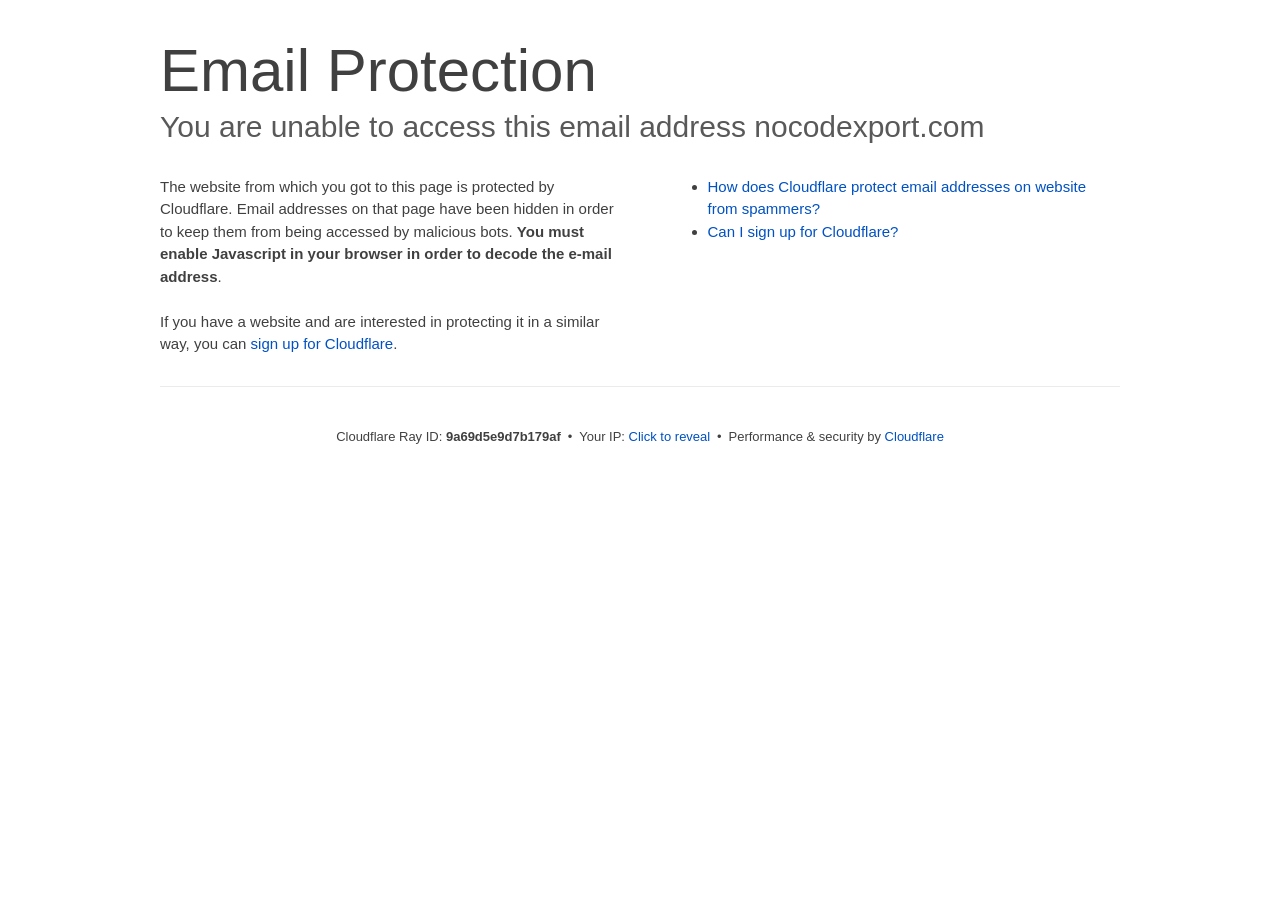
<file: cdn-cgi/l/email-protection/page.html>
<!DOCTYPE html>



 <html class="no-js" lang="en-US"> 
<head>
<title>Email Protection | Cloudflare</title>
<meta charset="UTF-8" />
<meta http-equiv="Content-Type" content="text/html; charset=UTF-8" />
<meta http-equiv="X-UA-Compatible" content="IE=Edge" />
<meta name="robots" content="noindex, nofollow" />
<meta name="viewport" content="width=device-width,initial-scale=1" />
<style>#cf-wrapper a,#cf-wrapper abbr,#cf-wrapper article,#cf-wrapper aside,#cf-wrapper b,#cf-wrapper big,#cf-wrapper blockquote,#cf-wrapper body,#cf-wrapper canvas,#cf-wrapper caption,#cf-wrapper center,#cf-wrapper cite,#cf-wrapper code,#cf-wrapper dd,#cf-wrapper del,#cf-wrapper details,#cf-wrapper dfn,#cf-wrapper div,#cf-wrapper dl,#cf-wrapper dt,#cf-wrapper em,#cf-wrapper embed,#cf-wrapper fieldset,#cf-wrapper figcaption,#cf-wrapper figure,#cf-wrapper footer,#cf-wrapper form,#cf-wrapper h1,#cf-wrapper h2,#cf-wrapper h3,#cf-wrapper h4,#cf-wrapper h5,#cf-wrapper h6,#cf-wrapper header,#cf-wrapper hgroup,#cf-wrapper html,#cf-wrapper i,#cf-wrapper iframe,#cf-wrapper img,#cf-wrapper label,#cf-wrapper legend,#cf-wrapper li,#cf-wrapper mark,#cf-wrapper menu,#cf-wrapper nav,#cf-wrapper object,#cf-wrapper ol,#cf-wrapper output,#cf-wrapper p,#cf-wrapper pre,#cf-wrapper s,#cf-wrapper samp,#cf-wrapper section,#cf-wrapper small,#cf-wrapper span,#cf-wrapper strike,#cf-wrapper strong,#cf-wrapper sub,#cf-wrapper summary,#cf-wrapper sup,#cf-wrapper table,#cf-wrapper tbody,#cf-wrapper td,#cf-wrapper tfoot,#cf-wrapper th,#cf-wrapper thead,#cf-wrapper tr,#cf-wrapper tt,#cf-wrapper u,#cf-wrapper ul{margin:0;padding:0;border:0;font:inherit;font-size:100%;text-decoration:none;vertical-align:baseline}#cf-wrapper a img{border:none}#cf-wrapper article,#cf-wrapper aside,#cf-wrapper details,#cf-wrapper figcaption,#cf-wrapper figure,#cf-wrapper footer,#cf-wrapper header,#cf-wrapper hgroup,#cf-wrapper menu,#cf-wrapper nav,#cf-wrapper section,#cf-wrapper summary{display:block}#cf-wrapper .cf-columns:after,#cf-wrapper .cf-columns:before,#cf-wrapper .cf-section:after,#cf-wrapper .cf-section:before,#cf-wrapper .cf-wrapper:after,#cf-wrapper .cf-wrapper:before,#cf-wrapper .clearfix:after,#cf-wrapper .clearfix:before,#cf-wrapper section:after,#cf-wrapper section:before{content:" ";display:table}#cf-wrapper .cf-columns:after,#cf-wrapper .cf-section:after,#cf-wrapper .cf-wrapper:after,#cf-wrapper .clearfix:after,#cf-wrapper section:after{clear:both}#cf-wrapper{display:block;margin:0;padding:0;position:relative;text-align:left;width:100%;z-index:999999999;color:#404040!important;font-family:-apple-system,BlinkMacSystemFont,Segoe UI,Roboto,Oxygen,Ubuntu,Helvetica Neue,Arial,sans-serif!important;font-size:15px!important;line-height:1.5!important;text-decoration:none!important;letter-spacing:normal;-webkit-tap-highlight-color:rgba(246,139,31,.3);-webkit-font-smoothing:antialiased}#cf-wrapper .cf-section,#cf-wrapper section{background:0 0;display:block;margin-bottom:2em;margin-top:2em}#cf-wrapper .cf-wrapper{margin-left:auto;margin-right:auto;width:90%}#cf-wrapper .cf-columns{display:block;list-style:none;padding:0;width:100%}#cf-wrapper .cf-columns img,#cf-wrapper .cf-columns input,#cf-wrapper .cf-columns object,#cf-wrapper .cf-columns select,#cf-wrapper .cf-columns textarea{max-width:100%}#cf-wrapper .cf-columns>.cf-column{float:left;padding-bottom:45px;width:100%;box-sizing:border-box}@media screen and (min-width:49.2em){#cf-wrapper .cf-columns.cols-2>.cf-column:nth-child(n+3),#cf-wrapper .cf-columns.cols-3>.cf-column:nth-child(n+4),#cf-wrapper .cf-columns.cols-4>.cf-column:nth-child(n+3),#cf-wrapper .cf-columns.four>.cf-column:nth-child(n+3),#cf-wrapper .cf-columns.three>.cf-column:nth-child(n+4),#cf-wrapper .cf-columns.two>.cf-column:nth-child(n+3){padding-top:67.5px}#cf-wrapper .cf-columns>.cf-column{padding-bottom:0}#cf-wrapper .cf-columns.cols-2>.cf-column,#cf-wrapper .cf-columns.cols-4>.cf-column,#cf-wrapper .cf-columns.four>.cf-column,#cf-wrapper .cf-columns.two>.cf-column{padding-left:0;padding-right:22.5px;width:50%}#cf-wrapper .cf-columns.cols-2>.cf-column:nth-child(2n),#cf-wrapper .cf-columns.cols-4>.cf-column:nth-child(2n),#cf-wrapper .cf-columns.four>.cf-column:nth-child(2n),#cf-wrapper .cf-columns.two>.cf-column:nth-child(2n){padding-left:22.5px;padding-right:0}#cf-wrapper .cf-columns.cols-2>.cf-column:nth-child(odd),#cf-wrapper .cf-columns.cols-4>.cf-column:nth-child(odd),#cf-wrapper .cf-columns.four>.cf-column:nth-child(odd),#cf-wrapper .cf-columns.two>.cf-column:nth-child(odd){clear:left}#cf-wrapper .cf-columns.cols-3>.cf-column,#cf-wrapper .cf-columns.three>.cf-column{padding-left:30px;width:33.3333333333333%}#cf-wrapper .cf-columns.cols-3>.cf-column:first-child,#cf-wrapper .cf-columns.cols-3>.cf-column:nth-child(3n+1),#cf-wrapper .cf-columns.three>.cf-column:first-child,#cf-wrapper .cf-columns.three>.cf-column:nth-child(3n+1){clear:left;padding-left:0;padding-right:30px}#cf-wrapper .cf-columns.cols-3>.cf-column:nth-child(3n+2),#cf-wrapper .cf-columns.three>.cf-column:nth-child(3n+2){padding-left:15px;padding-right:15px}#cf-wrapper .cf-columns.cols-3>.cf-column:nth-child(-n+3),#cf-wrapper .cf-columns.three>.cf-column:nth-child(-n+3){padding-top:0}}@media screen and (min-width:66em){#cf-wrapper .cf-columns>.cf-column{padding-bottom:0}#cf-wrapper .cf-columns.cols-4>.cf-column,#cf-wrapper .cf-columns.four>.cf-column{padding-left:33.75px;width:25%}#cf-wrapper .cf-columns.cols-4>.cf-column:nth-child(odd),#cf-wrapper .cf-columns.four>.cf-column:nth-child(odd){clear:none}#cf-wrapper .cf-columns.cols-4>.cf-column:first-child,#cf-wrapper .cf-columns.cols-4>.cf-column:nth-child(4n+1),#cf-wrapper .cf-columns.four>.cf-column:first-child,#cf-wrapper .cf-columns.four>.cf-column:nth-child(4n+1){clear:left;padding-left:0;padding-right:33.75px}#cf-wrapper .cf-columns.cols-4>.cf-column:nth-child(4n+2),#cf-wrapper .cf-columns.four>.cf-column:nth-child(4n+2){padding-left:11.25px;padding-right:22.5px}#cf-wrapper .cf-columns.cols-4>.cf-column:nth-child(4n+3),#cf-wrapper .cf-columns.four>.cf-column:nth-child(4n+3){padding-left:22.5px;padding-right:11.25px}#cf-wrapper .cf-columns.cols-4>.cf-column:nth-child(n+5),#cf-wrapper .cf-columns.four>.cf-column:nth-child(n+5){padding-top:67.5px}#cf-wrapper .cf-columns.cols-4>.cf-column:nth-child(-n+4),#cf-wrapper .cf-columns.four>.cf-column:nth-child(-n+4){padding-top:0}}#cf-wrapper a{background:0 0;border:0;color:#0051c3;outline:0;text-decoration:none;-webkit-transition:all .15s ease;transition:all .15s ease}#cf-wrapper a:hover{background:0 0;border:0;color:#f68b1f}#cf-wrapper a:focus{background:0 0;border:0;color:#62a1d8;outline:0}#cf-wrapper a:active{background:0 0;border:0;color:#c16508;outline:0}#cf-wrapper h1,#cf-wrapper h2,#cf-wrapper h3,#cf-wrapper h4,#cf-wrapper h5,#cf-wrapper h6,#cf-wrapper p{color:#404040;margin:0;padding:0}#cf-wrapper h1,#cf-wrapper h2,#cf-wrapper h3{font-weight:400}#cf-wrapper h4,#cf-wrapper h5,#cf-wrapper h6,#cf-wrapper strong{font-weight:600}#cf-wrapper h1{font-size:36px;line-height:1.2}#cf-wrapper h2{font-size:30px;line-height:1.3}#cf-wrapper h3{font-size:25px;line-height:1.3}#cf-wrapper h4{font-size:20px;line-height:1.3}#cf-wrapper h5{font-size:15px}#cf-wrapper h6{font-size:13px}#cf-wrapper ol,#cf-wrapper ul{list-style:none;margin-left:3em}#cf-wrapper ul{list-style-type:disc}#cf-wrapper ol{list-style-type:decimal}#cf-wrapper em{font-style:italic}#cf-wrapper .cf-subheadline{color:#595959;font-weight:300}#cf-wrapper .cf-text-error{color:#bd2426}#cf-wrapper .cf-text-success{color:#9bca3e}#cf-wrapper ol+h2,#cf-wrapper ol+h3,#cf-wrapper ol+h4,#cf-wrapper ol+h5,#cf-wrapper ol+h6,#cf-wrapper ol+p,#cf-wrapper p+dl,#cf-wrapper p+ol,#cf-wrapper p+p,#cf-wrapper p+table,#cf-wrapper p+ul,#cf-wrapper ul+h2,#cf-wrapper ul+h3,#cf-wrapper ul+h4,#cf-wrapper ul+h5,#cf-wrapper ul+h6,#cf-wrapper ul+p{margin-top:1.5em}#cf-wrapper h1+p,#cf-wrapper p+h1,#cf-wrapper p+h2,#cf-wrapper p+h3,#cf-wrapper p+h4,#cf-wrapper p+h5,#cf-wrapper p+h6{margin-top:1.25em}#cf-wrapper h1+h2,#cf-wrapper h1+h3,#cf-wrapper h2+h3,#cf-wrapper h3+h4,#cf-wrapper h4+h5{margin-top:.25em}#cf-wrapper h2+p{margin-top:1em}#cf-wrapper h1+h4,#cf-wrapper h1+h5,#cf-wrapper h1+h6,#cf-wrapper h2+h4,#cf-wrapper h2+h5,#cf-wrapper h2+h6,#cf-wrapper h3+h5,#cf-wrapper h3+h6,#cf-wrapper h3+p,#cf-wrapper h4+p,#cf-wrapper h5+ol,#cf-wrapper h5+p,#cf-wrapper h5+ul{margin-top:.5em}#cf-wrapper .cf-btn{background-color:transparent;border:1px solid #999;color:#404040;font-size:14px;font-weight:400;line-height:1.2;margin:0;padding:.6em 1.33333em .53333em;-webkit-user-select:none;-moz-user-select:none;-ms-user-select:none;user-select:none;display:-moz-inline-stack;display:inline-block;vertical-align:middle;zoom:1;border-radius:2px;box-sizing:border-box;-webkit-transition:all .2s ease;transition:all .2s ease}#cf-wrapper .cf-btn:hover{background-color:#bfbfbf;border:1px solid #737373;color:#fff}#cf-wrapper .cf-btn:focus{color:inherit;outline:0;box-shadow:inset 0 0 4px rgba(0,0,0,.3)}#cf-wrapper .cf-btn.active,#cf-wrapper .cf-btn:active{background-color:#bfbfbf;border:1px solid #404040;color:#272727}#cf-wrapper .cf-btn::-moz-focus-inner{padding:0;border:0}#cf-wrapper .cf-btn .cf-caret{border-top-color:currentColor;margin-left:.25em;margin-top:.18333em}#cf-wrapper .cf-btn-primary{background-color:#2f7bbf;border:1px solid transparent;color:#fff}#cf-wrapper .cf-btn-primary:hover{background-color:#62a1d8;border:1px solid #2f7bbf;color:#fff}#cf-wrapper .cf-btn-primary.active,#cf-wrapper .cf-btn-primary:active,#cf-wrapper .cf-btn-primary:focus{background-color:#62a1d8;border:1px solid #163959;color:#fff}#cf-wrapper .cf-btn-danger,#cf-wrapper .cf-btn-error,#cf-wrapper .cf-btn-important{background-color:#bd2426;border-color:transparent;color:#fff}#cf-wrapper .cf-btn-danger:hover,#cf-wrapper .cf-btn-error:hover,#cf-wrapper .cf-btn-important:hover{background-color:#de5052;border-color:#bd2426;color:#fff}#cf-wrapper .cf-btn-danger.active,#cf-wrapper .cf-btn-danger:active,#cf-wrapper .cf-btn-danger:focus,#cf-wrapper .cf-btn-error.active,#cf-wrapper .cf-btn-error:active,#cf-wrapper .cf-btn-error:focus,#cf-wrapper .cf-btn-important.active,#cf-wrapper .cf-btn-important:active,#cf-wrapper .cf-btn-important:focus{background-color:#de5052;border-color:#521010;color:#fff}#cf-wrapper .cf-btn-accept,#cf-wrapper .cf-btn-success{background-color:#9bca3e;border:1px solid transparent;color:#fff}#cf-wrapper .cf-btn-accept:hover,#cf-wrapper .cf-btn-success:hover{background-color:#bada7a;border:1px solid #9bca3e;color:#fff}#cf-wrapper .active.cf-btn-accept,#cf-wrapper .cf-btn-accept:active,#cf-wrapper .cf-btn-accept:focus,#cf-wrapper .cf-btn-success.active,#cf-wrapper .cf-btn-success:active,#cf-wrapper .cf-btn-success:focus{background-color:#bada7a;border:1px solid #516b1d;color:#fff}#cf-wrapper .cf-btn-accept{color:transparent;font-size:0;height:36.38px;overflow:hidden;position:relative;text-indent:0;width:36.38px;white-space:nowrap}#cf-wrapper input,#cf-wrapper select,#cf-wrapper textarea{background:#fff!important;border:1px solid #999!important;color:#404040!important;font-size:.86667em!important;line-height:1.24!important;margin:0 0 1em!important;max-width:100%!important;outline:0!important;padding:.45em .75em!important;vertical-align:middle!important;display:-moz-inline-stack;display:inline-block;zoom:1;box-sizing:border-box;-webkit-transition:all .2s ease;transition:all .2s ease;border-radius:2px}#cf-wrapper input:hover,#cf-wrapper select:hover,#cf-wrapper textarea:hover{border-color:gray}#cf-wrapper input:focus,#cf-wrapper select:focus,#cf-wrapper textarea:focus{border-color:#2f7bbf;outline:0;box-shadow:0 0 8px rgba(47,123,191,.5)}#cf-wrapper fieldset{width:100%}#cf-wrapper label{display:block;font-size:13px;margin-bottom:.38333em}#cf-wrapper .cf-form-stacked .select2-container,#cf-wrapper .cf-form-stacked input,#cf-wrapper .cf-form-stacked select,#cf-wrapper .cf-form-stacked textarea{display:block;width:100%}#cf-wrapper .cf-form-stacked input[type=button],#cf-wrapper .cf-form-stacked input[type=checkbox],#cf-wrapper .cf-form-stacked input[type=submit]{display:-moz-inline-stack;display:inline-block;vertical-align:middle;zoom:1;width:auto}#cf-wrapper .cf-form-actions{text-align:right}#cf-wrapper .cf-alert{background-color:#f9b169;border:1px solid #904b06;color:#404040;font-size:13px;padding:7.5px 15px;position:relative;vertical-align:middle;border-radius:2px}#cf-wrapper .cf-alert:empty{display:none}#cf-wrapper .cf-alert .cf-close{border:1px solid transparent;color:inherit;font-size:18.75px;line-height:1;padding:0;position:relative;right:-18.75px;top:0}#cf-wrapper .cf-alert .cf-close:hover{background-color:transparent;border-color:currentColor;color:inherit}#cf-wrapper .cf-alert-danger,#cf-wrapper .cf-alert-error{background-color:#de5052;border-color:#521010;color:#fff}#cf-wrapper .cf-alert-success{background-color:#bada7a;border-color:#516b1d;color:#516b1d}#cf-wrapper .cf-alert-warning{background-color:#f9b169;border-color:#904b06;color:#404040}#cf-wrapper .cf-alert-info{background-color:#62a1d8;border-color:#163959;color:#163959}#cf-wrapper .cf-alert-nonessential{background-color:#ebebeb;border-color:#999;color:#404040}#cf-wrapper .cf-icon-exclamation-sign{background:url(/cdn-cgi/images/icon-exclamation.png?1376755637) 50% no-repeat;height:54px;width:54px;display:-moz-inline-stack;display:inline-block;vertical-align:middle;zoom:1}#cf-wrapper h1 .cf-icon-exclamation-sign{margin-top:-10px}#cf-wrapper #cf-error-banner{background-color:#fff;border-bottom:3px solid #f68b1f;padding:15px 15px 20px;position:relative;z-index:999999999;box-shadow:0 2px 8px rgba(0,0,0,.2)}#cf-wrapper #cf-error-banner h4,#cf-wrapper #cf-error-banner p{display:-moz-inline-stack;display:inline-block;vertical-align:bottom;zoom:1}#cf-wrapper #cf-error-banner h4{color:#2f7bbf;font-weight:400;font-size:20px;line-height:1;vertical-align:baseline}#cf-wrapper #cf-error-banner .cf-error-actions{margin-bottom:10px;text-align:center;width:100%}#cf-wrapper #cf-error-banner .cf-error-actions a{display:-moz-inline-stack;display:inline-block;vertical-align:middle;zoom:1}#cf-wrapper #cf-error-banner .cf-error-actions a+a{margin-left:10px}#cf-wrapper #cf-error-banner .cf-error-actions .cf-btn-accept,#cf-wrapper #cf-error-banner .cf-error-actions .cf-btn-success{color:#fff}#cf-wrapper #cf-error-banner .error-header-desc{text-align:left}#cf-wrapper #cf-error-banner .cf-close{color:#999;cursor:pointer;display:inline-block;font-size:34.5px;float:none;font-weight:700;height:22.5px;line-height:.6;overflow:hidden;position:absolute;right:20px;top:25px;text-indent:200%;width:22.5px}#cf-wrapper #cf-error-banner .cf-close:hover{color:gray}#cf-wrapper #cf-error-banner .cf-close:before{content:"\00D7";left:0;height:100%;position:absolute;text-align:center;text-indent:0;top:0;width:100%}#cf-inline-error-wrapper{box-shadow:0 2px 10px rgba(0,0,0,.5)}#cf-wrapper #cf-error-details{background:#fff}#cf-wrapper #cf-error-details .cf-error-overview{padding:25px 0 0}#cf-wrapper #cf-error-details .cf-error-overview h1,#cf-wrapper #cf-error-details .cf-error-overview h2{font-weight:300}#cf-wrapper #cf-error-details .cf-error-overview h2{margin-top:0}#cf-wrapper #cf-error-details .cf-highlight{background:#ebebeb;overflow-x:hidden;padding:30px 0;background-image:-webkit-gradient(linear,left top, left bottom,from(#dedede),color-stop(3%, #ebebeb),color-stop(97%, #ebebeb),to(#dedede));background-image:linear-gradient(top,#dedede,#ebebeb 3%,#ebebeb 97%,#dedede)}#cf-wrapper #cf-error-details .cf-highlight h3{color:#999;font-weight:300}#cf-wrapper #cf-error-details .cf-highlight .cf-column:last-child{padding-bottom:0}#cf-wrapper #cf-error-details .cf-highlight .cf-highlight-inverse{background-color:#fff;padding:15px;border-radius:2px}#cf-wrapper #cf-error-details .cf-status-display h3{margin-top:.5em}#cf-wrapper #cf-error-details .cf-status-label{color:#9bca3e;font-size:1.46667em}#cf-wrapper #cf-error-details .cf-status-label,#cf-wrapper #cf-error-details .cf-status-name{display:inline}#cf-wrapper #cf-error-details .cf-status-item{display:block;position:relative;text-align:left}#cf-wrapper #cf-error-details .cf-status-item,#cf-wrapper #cf-error-details .cf-status-item.cf-column{padding-bottom:1.5em}#cf-wrapper #cf-error-details .cf-status-item.cf-error-source{display:block;text-align:center}#cf-wrapper #cf-error-details .cf-status-item.cf-error-source:after{bottom:-60px;content:"";display:none;border-bottom:18px solid #fff;border-left:20px solid transparent;border-right:20px solid transparent;height:0;left:50%;margin-left:-9px;position:absolute;right:50%;width:0}#cf-wrapper #cf-error-details .cf-status-item+.cf-status-item{border-top:1px solid #dedede;padding-top:1.5em}#cf-wrapper #cf-error-details .cf-status-item+.cf-status-item:before{background:url(/cdn-cgi/images/cf-icon-horizontal-arrow.png) no-repeat;content:"";display:block;left:0;position:absolute;top:25.67px}#cf-wrapper #cf-error-details .cf-error-source .cf-icon-error-container{height:85px;margin-bottom:2.5em}#cf-wrapper #cf-error-details .cf-error-source .cf-status-label{color:#bd2426}#cf-wrapper #cf-error-details .cf-error-source .cf-icon{display:block}#cf-wrapper #cf-error-details .cf-error-source .cf-icon-status{bottom:-10px;left:50%;top:auto;right:auto}#cf-wrapper #cf-error-details .cf-error-source .cf-status-label,#cf-wrapper #cf-error-details .cf-error-source .cf-status-name{display:block}#cf-wrapper #cf-error-details .cf-icon-error-container{height:auto;position:relative}#cf-wrapper #cf-error-details .cf-icon-status{display:block;margin-left:-24px;position:absolute;top:0;right:0}#cf-wrapper #cf-error-details .cf-icon{display:none;margin:0 auto}#cf-wrapper #cf-error-details .cf-status-desc{display:block;height:22.5px;overflow:hidden;text-overflow:ellipsis;width:100%;white-space:nowrap}#cf-wrapper #cf-error-details .cf-status-desc:empty{display:none}#cf-wrapper #cf-error-details .cf-error-footer{padding:1.33333em 0;border-top:1px solid #ebebeb;text-align:center}#cf-wrapper #cf-error-details .cf-error-footer p{font-size:13px}#cf-wrapper #cf-error-details .cf-error-footer select{margin:0!important}#cf-wrapper #cf-error-details .cf-footer-item{display:block;margin-bottom:5px;text-align:left}#cf-wrapper #cf-error-details .cf-footer-separator{display:none}#cf-wrapper #cf-error-details .cf-captcha-info{margin-bottom:10px;position:relative;text-align:center}#cf-wrapper #cf-error-details .cf-captcha-image{height:57px;width:300px}#cf-wrapper #cf-error-details .cf-captcha-actions{margin-top:15px}#cf-wrapper #cf-error-details .cf-captcha-actions a{font-size:0;height:36.38px;overflow:hidden;padding-left:1.2em;padding-right:1.2em;position:relative;text-indent:-9999px;width:36.38px;white-space:nowrap}#cf-wrapper #cf-error-details .cf-captcha-actions a.cf-icon-refresh span{background-position:0 -787px}#cf-wrapper #cf-error-details .cf-captcha-actions a.cf-icon-announce span{background-position:0 -767px}#cf-wrapper #cf-error-details .cf-captcha-actions a.cf-icon-question span{background-position:0 -827px}#cf-wrapper #cf-error-details .cf-screenshot-container{background:url(/cdn-cgi/images/browser-bar.png?1376755637) no-repeat #fff;max-height:400px;max-width:100%;overflow:hidden;padding-top:53px;width:960px;border-radius:5px 5px 0 0}#cf-wrapper #cf-error-details .cf-screenshot-container .cf-no-screenshot{background:url(/cdn-cgi/images/cf-no-screenshot-warn.png) no-repeat;display:block;height:158px;left:25%;margin-top:-79px;overflow:hidden;position:relative;top:50%;width:178px}#cf-wrapper #cf-error-details .cf-captcha-container .cf-screenshot-container,#cf-wrapper #cf-error-details .cf-captcha-container .cf-screenshot-container img,#recaptcha-widget .cf-alert,#recaptcha-widget .recaptcha_only_if_audio,.cf-cookie-error{display:none}#cf-wrapper #cf-error-details .cf-screenshot-container .cf-no-screenshot.error{background:url(/cdn-cgi/images/cf-no-screenshot-error.png) no-repeat;height:175px}#cf-wrapper #cf-error-details .cf-screenshot-container.cf-screenshot-full .cf-no-screenshot{left:50%;margin-left:-89px}.cf-captcha-info iframe{max-width:100%}#cf-wrapper .cf-icon-ok{background:url(/cdn-cgi/images/cf-icon-ok.png) no-repeat;height:48px;width:48px}#cf-wrapper .cf-icon-error{background:url(/cdn-cgi/images/cf-icon-error.png) no-repeat;height:48px;width:48px}#cf-wrapper .cf-icon-browser{background:url(/cdn-cgi/images/cf-icon-browser.png) no-repeat;height:80px;width:100px}#cf-wrapper .cf-icon-cloud{background:url(/cdn-cgi/images/cf-icon-cloud.png) no-repeat;height:77px;width:151px}#cf-wrapper .cf-icon-server{background:url(/cdn-cgi/images/cf-icon-server.png) no-repeat;height:75px;width:95px}#cf-wrapper .cf-caret{border:.33333em solid transparent;border-top-color:inherit;content:"";height:0;width:0;display:-moz-inline-stack;display:inline-block;vertical-align:middle;zoom:1}@media screen and (min-width:49.2em){#cf-wrapper #cf-error-details .cf-status-desc:empty,#cf-wrapper #cf-error-details .cf-status-item.cf-error-source:after,#cf-wrapper #cf-error-details .cf-status-item .cf-icon,#cf-wrapper #cf-error-details .cf-status-label,#cf-wrapper #cf-error-details .cf-status-name{display:block}#cf-wrapper .cf-wrapper{width:708px}#cf-wrapper #cf-error-banner{padding:20px 20px 25px}#cf-wrapper #cf-error-banner .cf-error-actions{margin-bottom:15px}#cf-wrapper #cf-error-banner .cf-error-header-desc h4{margin-right:.5em}#cf-wrapper #cf-error-details h1{font-size:4em}#cf-wrapper #cf-error-details .cf-error-overview{padding-top:2.33333em}#cf-wrapper #cf-error-details .cf-highlight{padding:4em 0}#cf-wrapper #cf-error-details .cf-status-item{text-align:center}#cf-wrapper #cf-error-details .cf-status-item,#cf-wrapper #cf-error-details .cf-status-item.cf-column{padding-bottom:0}#cf-wrapper #cf-error-details .cf-status-item+.cf-status-item{border:0;padding-top:0}#cf-wrapper #cf-error-details .cf-status-item+.cf-status-item:before{background-position:0 -544px;height:24.75px;margin-left:-37.5px;width:75px;background-size:131.25px auto}#cf-wrapper #cf-error-details .cf-icon-error-container{height:85px;margin-bottom:2.5em}#cf-wrapper #cf-error-details .cf-icon-status{bottom:-10px;left:50%;top:auto;right:auto}#cf-wrapper #cf-error-details .cf-error-footer{padding:2.66667em 0}#cf-wrapper #cf-error-details .cf-footer-item,#cf-wrapper #cf-error-details .cf-footer-separator{display:-moz-inline-stack;display:inline-block;vertical-align:baseline;zoom:1}#cf-wrapper #cf-error-details .cf-footer-separator{padding:0 .25em}#cf-wrapper #cf-error-details .cf-status-item.cloudflare-status:before{margin-left:-50px}#cf-wrapper #cf-error-details .cf-status-item.cloudflare-status+.status-item:before{margin-left:-25px}#cf-wrapper #cf-error-details .cf-screenshot-container{height:400px;margin-bottom:-4em;max-width:none}#cf-wrapper #cf-error-details .cf-captcha-container .cf-screenshot-container,#cf-wrapper #cf-error-details .cf-captcha-container .cf-screenshot-container img{display:block}}@media screen and (min-width:66em){#cf-wrapper .cf-wrapper{width:960px}#cf-wrapper #cf-error-banner .cf-close{position:relative;right:auto;top:auto}#cf-wrapper #cf-error-banner .cf-details{white-space:nowrap}#cf-wrapper #cf-error-banner .cf-details-link{padding-right:.5em}#cf-wrapper #cf-error-banner .cf-error-actions{float:right;margin-bottom:0;text-align:left;width:auto}#cf-wrapper #cf-error-details .cf-status-item+.cf-status-item:before{background-position:0 -734px;height:33px;margin-left:-50px;width:100px;background-size:auto}#cf-wrapper #cf-error-details .cf-status-item.cf-cloudflare-status:before{margin-left:-66.67px}#cf-wrapper #cf-error-details .cf-status-item.cf-cloudflare-status+.cf-status-item:before{margin-left:-37.5px}#cf-wrapper #cf-error-details .cf-captcha-image{float:left}#cf-wrapper #cf-error-details .cf-captcha-actions{position:absolute;top:0;right:0}}.no-js #cf-wrapper .js-only{display:none}#cf-wrapper #cf-error-details .heading-ray-id{font-family:monaco,courier,monospace;font-size:15px;white-space:nowrap} #cf-wrapper #cf-error-details .cf-footer-item.hidden,.cf-error-footer .hidden{display:none} .cf-error-footer .cf-footer-ip-reveal-btn{-webkit-appearance:button;-moz-appearance:button;appearance:button;text-decoration:none;background:none;color:inherit;border:none;padding:0;font:inherit;cursor:pointer;color:#0051c3;-webkit-transition:color .15s ease;transition:color .15s ease}.cf-error-footer .cf-footer-ip-reveal-btn:hover{color:#ee730a}
</style>

<style>body{margin:0;padding:0}</style>



<script>
  if (!navigator.cookieEnabled) {
    window.addEventListener('DOMContentLoaded', function () {
      var cookieEl = document.getElementById('cookie-alert');
      cookieEl.style.display = 'block';
    })
  }
</script>



</head>
<body>
  <div id="cf-wrapper">
    <div class="cf-alert cf-alert-error cf-cookie-error" id="cookie-alert" data-translate="enable_cookies">Please enable cookies.</div>
    <div id="cf-error-details" class="cf-error-details-wrapper">
      <div class="cf-wrapper cf-header cf-error-overview">
        <h1 data-translate="block_headline">Email Protection</h1>
        <h2 class="cf-subheadline"><span data-translate="unable_to_access">You are unable to access this email address</span> nocodexport.com</h2>
      </div>

      <div class="cf-section cf-wrapper">
        <div class="cf-columns two">
          <div class="cf-column">
            <p>The website from which you got to this page is protected by Cloudflare. Email addresses on that page have been hidden in order to keep them from being accessed by malicious bots. <strong>You must enable Javascript in your browser in order to decode the e-mail address</strong>.</p>
            <p>If you have a website and are interested in protecting it in a similar way, you can <a rel="noopener noreferrer" href="https://www.cloudflare.com/sign-up?utm_source=email_protection">sign up for Cloudflare</a>.</p>
          </div>

          <div class="cf-column">
            <div class="grid_4">
              <div class="rail">
                  <div class="panel">
                      <ul class="nobullets">
                        <li><a rel="noopener noreferrer" class="modal-link-faq" href="https://developers.cloudflare.com/waf/tools/scrape-shield/email-address-obfuscation/">How does Cloudflare protect email addresses on website from spammers?</a></li>
                        <li><a rel="noopener noreferrer" class="modal-link-faq" href="https://developers.cloudflare.com/fundamentals/setup/account/create-account/">Can I sign up for Cloudflare?</a></li>
                    </ul>
                </div>
              </div>
            </div>
          </div>
        </div>
      </div>

      <div class="cf-error-footer cf-wrapper w-240 lg:w-full py-10 sm:py-4 sm:px-8 mx-auto text-center sm:text-left border-solid border-0 border-t border-gray-300">
  <p class="text-13">
    <span class="cf-footer-item sm:block sm:mb-1">Cloudflare Ray ID: <strong class="font-semibold">9a69d5e9d7b179af</strong></span>
    <span class="cf-footer-separator sm:hidden">&bull;</span>
    <span id="cf-footer-item-ip" class="cf-footer-item hidden sm:block sm:mb-1">
      Your IP:
      <button type="button" id="cf-footer-ip-reveal" class="cf-footer-ip-reveal-btn">Click to reveal</button>
      <span class="hidden" id="cf-footer-ip">2a06:98c0:3600::103</span>
      <span class="cf-footer-separator sm:hidden">&bull;</span>
    </span>
    <span class="cf-footer-item sm:block sm:mb-1"><span>Performance &amp; security by</span> <a rel="noopener noreferrer" href="https://www.cloudflare.com/5xx-error-landing" id="brand_link" target="_blank">Cloudflare</a></span>
    
  </p>
  <script>(function(){function d(){var b=a.getElementById("cf-footer-item-ip"),c=a.getElementById("cf-footer-ip-reveal");b&&"classList"in b&&(b.classList.remove("hidden"),c.addEventListener("click",function(){c.classList.add("hidden");a.getElementById("cf-footer-ip").classList.remove("hidden")}))}var a=document;document.addEventListener&&a.addEventListener("DOMContentLoaded",d)})();</script>
</div>


    </div>
  </div>

  <script>
  window._cf_translation = {};
  
  
</script>

</body>
</html>
</file>
